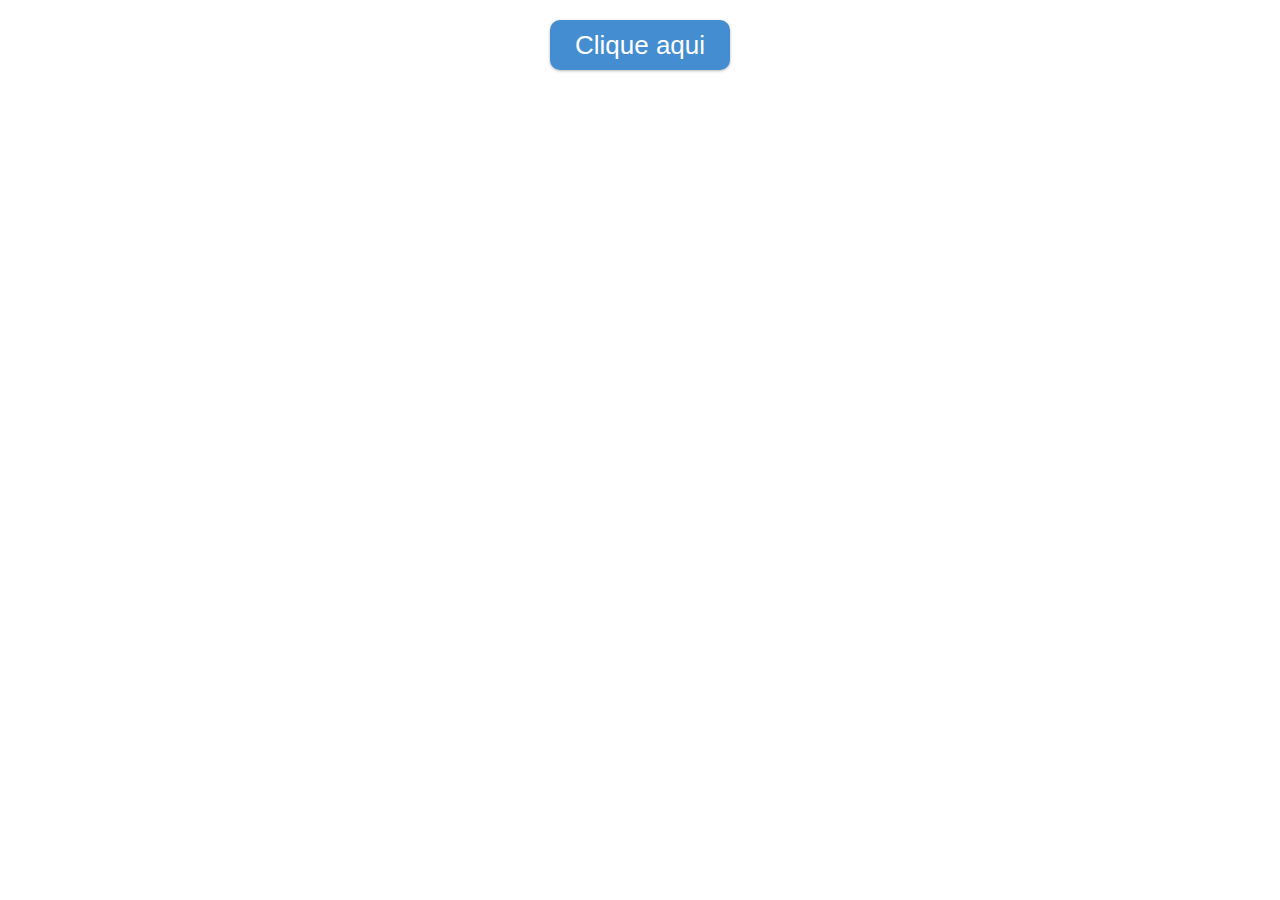
<file: botao/index.html>
<!DOCTYPE html>
<html>
<head>
    <meta charset='utf-8'>
    <meta http-equiv='X-UA-Compatible' content='IE=edge'>
    <title>Botão</title>
    <meta name='viewport' content='width=device-width, initial-scale=1'>
    <link rel='stylesheet' type='text/css' media='screen' href='css/style.css'>
</head>
<body>
    <a href="#" class="botao">Clique aqui</a>
</body>
</html>
</file>
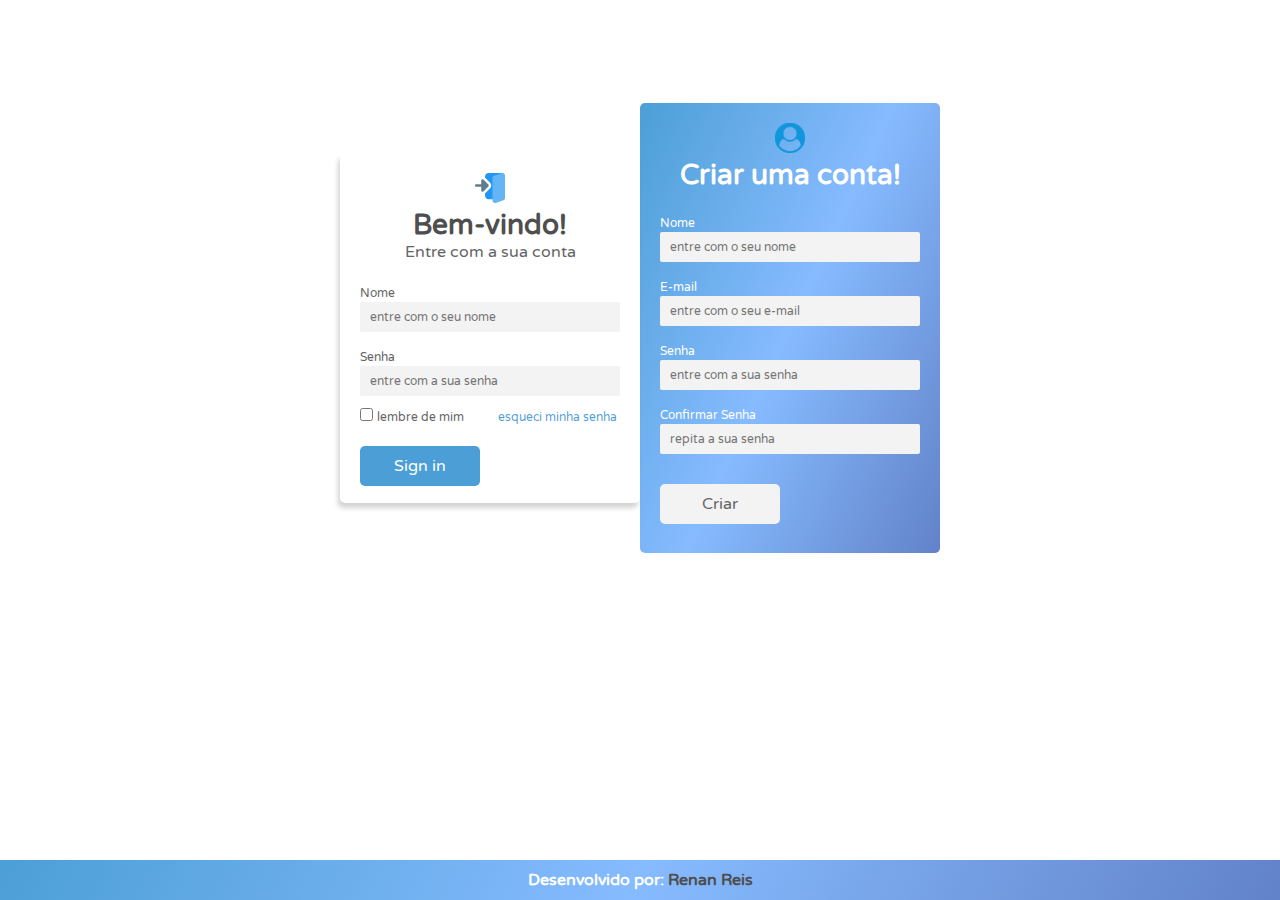
<file: formulario/index.html>
<!DOCTYPE html>
<html>
<head>
    <meta charset="utf-8">
    <meta http-equiv="X-UA-Compatible" content="IE=edge">
    <title>Login</title>
    <meta name="viewport" content="width=device-width, initial-scale=1.0, maximum-scale=1.0">
    <link rel="preconnect" href="https://fonts.gstatic.com">
    <link href="https://fonts.googleapis.com/css2?family=Concert+One&display=swap" rel="stylesheet">
    <link href="https://fonts.googleapis.com/css2?family=Varela+Round&display=swap" rel="stylesheet">
    <link rel="stylesheet" type="text/css" media="screen" href="css/style.css">
</head>
<body>
    
    <div class="container">
        <div class="login">
            <header>
                <div class="sign-in-icon">
                    <img src="images/enter.svg" width="30">
                </div>
                <h2>Bem-vindo!</h2>
                <p>Entre com a sua conta</p>
            </header>
            
            <section>
                <form>
                    <label>Nome</label><br />
                    <input type="text" name="name" required placeholder="entre com o seu nome">
                    <br /><br />

                    <label>Senha</label><br />
                    <input type="password" name="password" required placeholder="entre com a sua senha">
                    <br />

                    <input type="checkbox" name="remenber" id="remenber">
                    <label for="remenber">lembre de mim</label>
                    <a href="#">esqueci minha senha</a>
                    <br /> <br />

                    <input type="submit" name="login" value="Sign in">
                </form>
            </section>
        </div>

        <div class="register">
            <header>
                <div class="person-icon">
                    <img src="images/person.png" width="30">
                </div>
                <h2>Criar uma conta!</h2>
            </header>
            
            <section>
                <form>
                    <label>Nome</label><br />
                    <input type="text" name="name" required placeholder="entre com o seu nome">
                    <br /><br />

                    <label>E-mail</label><br />
                    <input type="email" name="name" required placeholder="entre com o seu e-mail">
                    <br /><br />

                    <label>Senha</label><br />
                    <input type="password" name="password" required placeholder="entre com a sua senha">
                    <br /><br />

                    <label>Confirmar Senha</label><br />
                    <input type="password" name="confirm_password" required placeholder="repita a sua senha">
                    <br /><br />

                    <input type="submit" name="create" value="Criar">
                </form>
            </section>
        </div>
        
        <footer>
            <p>Desenvolvido por: <a href="https://github.com/renanreisdev" target="_blank">Renan Reis</span></p>
        </footer>
        
    </div>
</body>
</html>
</file>
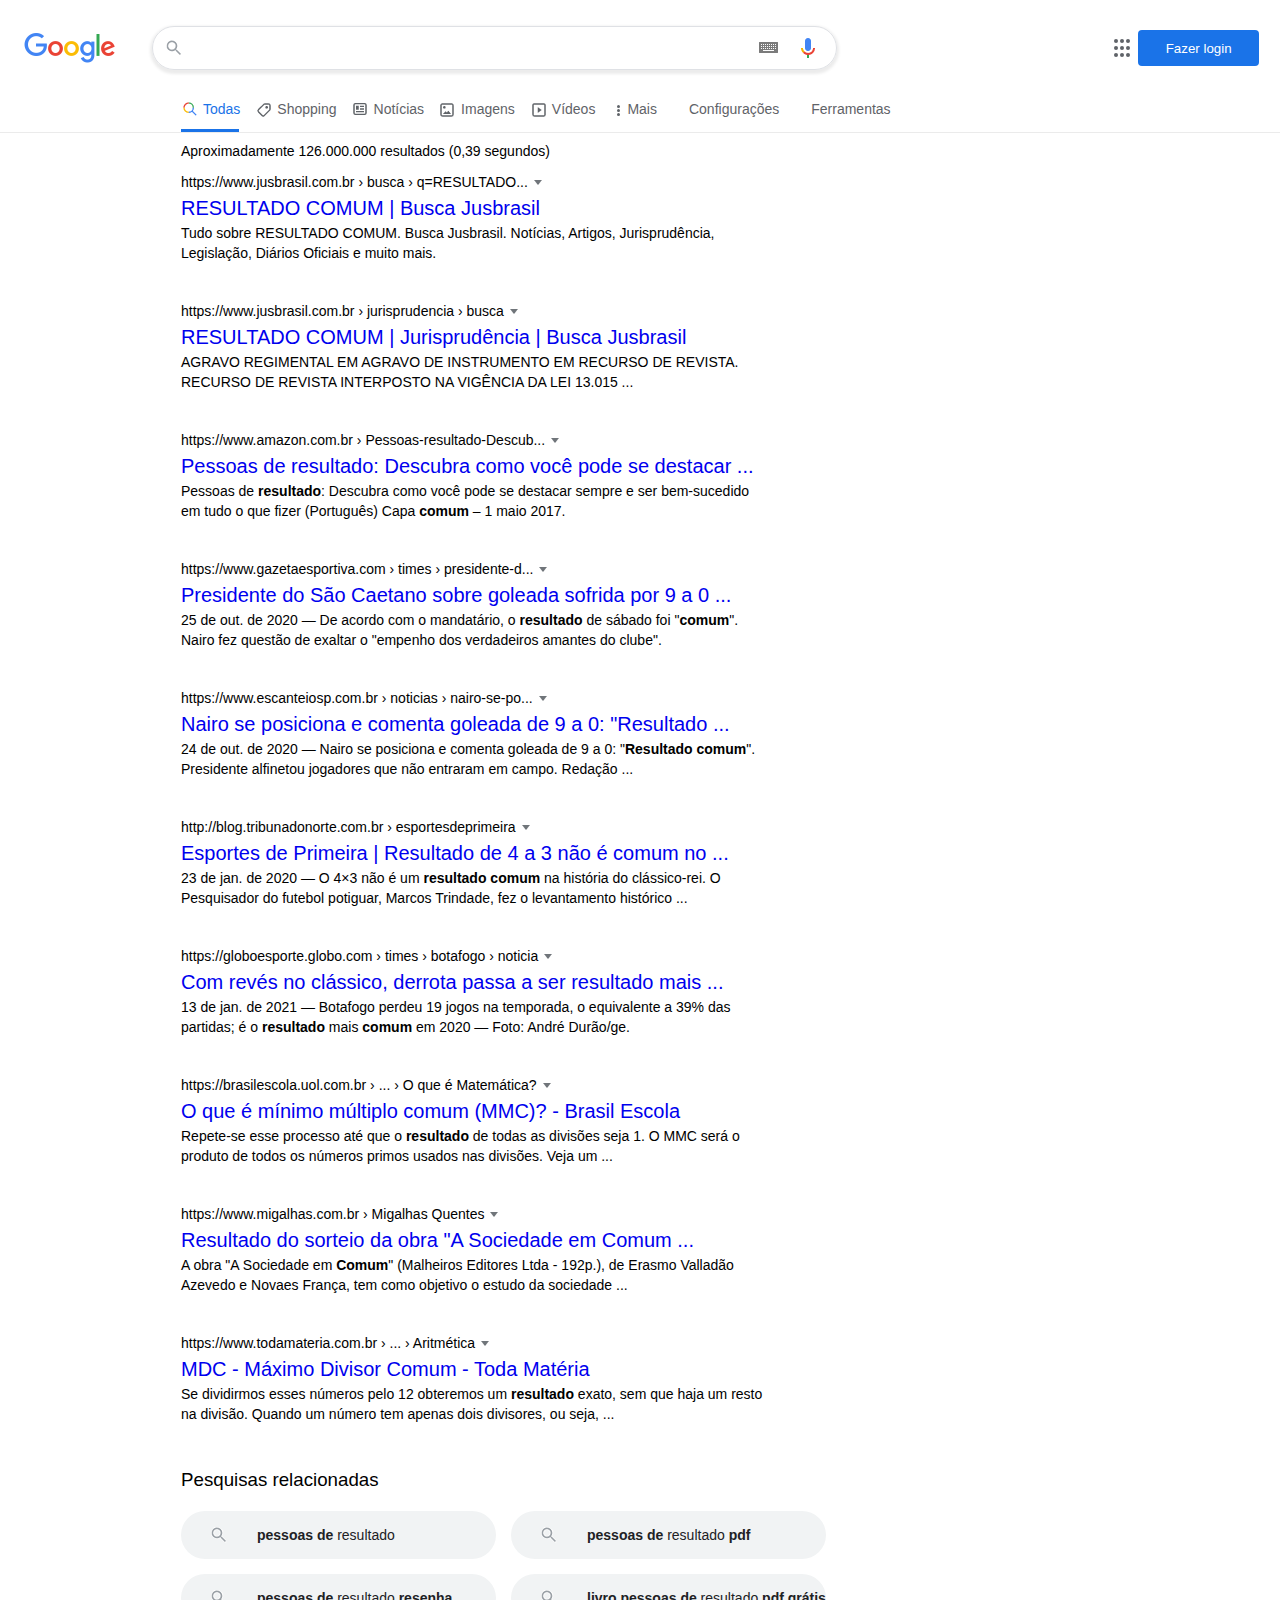
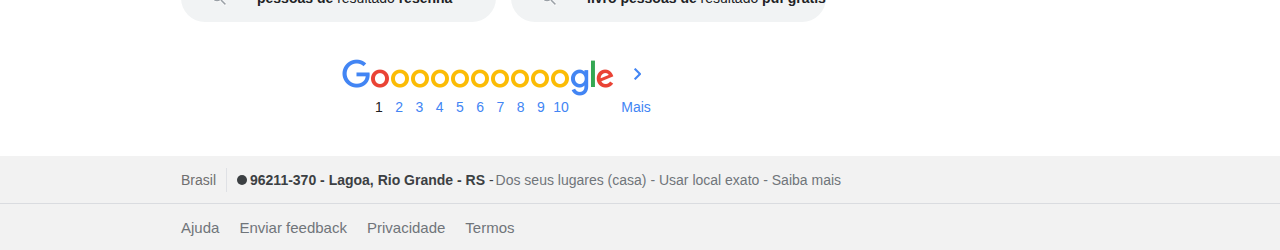
<file: google-results/index.html>
<!DOCTYPE html>
<html>
<head>
    <meta charset="utf-8">
    <meta http-equiv="X-UA-Compatible' content='IE=edge">
    <link rel="shortcut icon" href="images/logo.ico">
    <title>Google</title>
    <meta name="viewport" content="width=device-width, initial-scale=1, maximum-scale=1">
    <link rel="stylesheet" type="text/css" media="screen" href="css/style.css">
</head>

<body>
    <header>

        <section class="section-header">
            <div class="wrapper-section-search">
                <figure class="google"></figure>
        
                <form action="#">
                    <div class="wrapper-search">
                        <figure class="magnifier" onclick="searchFocus()"></figure>
                        <input type="text" name="search" class="search" onkeyup="searchLength()" title="Pesquisar">
                        <div class="cross" title="Limpar" onclick="searchClear()"></div>
                        <div class="vertical-line" title="Limpar" onclick="searchClear()"></div>
                        <button class="keyboard" title="Ferramentas de inserção de texto"></button>
                        <button class="mic" title="Pesquisar por voz"></button>
                    </div>
                    <div class="clear"></div>
                </form>
            </div>

            <div class="wrapper-apps">
                <div class="google-apps">
                    <div class="wrapper-circles">
                        <div class="circle"></div>
                        <div class="circle"></div>
                        <div class="circle"></div>
                        <div class="circle"></div>
                        <div class="circle"></div>
                        <div class="circle"></div>
                        <div class="circle"></div>
                        <div class="circle"></div>
                        <div class="circle"></div>
                    </div>
                </div>

                <button class="bt-login">Fazer login</button>
            </div>
        </section>

        <nav>
            <ul>
                <li>
                    <a href="#" class="active"><div class="mini-magnifier"></div>Todas</a>
                </li>
                <li>
                    <a href="#"><div class="mini-shopping"></div>Shopping</a>
                </li>
                <li>
                    <a href="#"><div class="mini-news"></div>Notícias</a>
                </li>
                <li>
                    <a href="#"><div class="mini-images"></div>Imagens</a>
                </li>
                <li>
                    <a href="#"><div class="mini-videos"></div>Vídeos</a>
                </li>
                <li>
                    <a href="#">
                        <div class="circle-more">
                            <div class="mini-circle"></div>
                            <div class="mini-circle"></div>
                            <div class="mini-circle"></div>
                        </div>
                        Mais
                    </a>
                </li>
                <li>
                    <a href="#"><div class=""></div>Configurações</a>
                </li>
                <li>
                    <a href="#"><div class=""></div>Ferramentas</a>
                </li>
            </ul>
        </nav>

    </header>

    <section class="results">
        <span>Aproximadamente 126.000.000 resultados (0,39 segundos)</span>

        <div class="wrapper-results">
            <p class="mini-arrow-bottom">
                https://www.jusbrasil.com.br › busca › q=RESULTADO...
            </p>
            <h2><a href="#">RESULTADO COMUM | Busca Jusbrasil</a></h2>
            <p>
                Tudo sobre RESULTADO COMUM. Busca Jusbrasil. Notícias, Artigos, Jurisprudência, 
                Legislação, Diários Oficiais e muito mais.
            </p>
        </div>

        <div class="wrapper-results">
            <p class="mini-arrow-bottom">
                https://www.jusbrasil.com.br › jurisprudencia › busca
            </p>
            <h2><a href="#">RESULTADO COMUM | Jurisprudência | Busca Jusbrasil</a></h2>
            <p>
                AGRAVO REGIMENTAL EM AGRAVO DE INSTRUMENTO EM RECURSO DE REVISTA. 
                RECURSO DE REVISTA INTERPOSTO NA VIGÊNCIA DA LEI 13.015 ...
            </p>
        </div>

        <div class="wrapper-results">
            <p class="mini-arrow-bottom">
                https://www.amazon.com.br › Pessoas-resultado-Descub...
            </p>
            <h2><a href="#">Pessoas de resultado: Descubra como você pode se destacar ...</a></h2>
            <p>
                Pessoas de <b>resultado</b>: Descubra como você pode se destacar sempre e ser bem-sucedido 
                em tudo o que fizer (Português) Capa <b>comum</b> – 1 maio 2017.
            </p>
        </div>

        <div class="wrapper-results">
            <p class="mini-arrow-bottom">
                https://www.gazetaesportiva.com › times › presidente-d...
            </p>
            <h2><a href="#">Presidente do São Caetano sobre goleada sofrida por 9 a 0 ...</a></h2>
            <p>
                25 de out. de 2020 — De acordo com o mandatário, o <b>resultado</b> de sábado foi "<b>comum</b>". 
                Nairo fez questão de exaltar o "empenho dos verdadeiros amantes do clube".
            </p>
        </div>

        <div class="wrapper-results">
            <p class="mini-arrow-bottom">
                https://www.escanteiosp.com.br › noticias › nairo-se-po...
            </p>
            <h2><a href="#">Nairo se posiciona e comenta goleada de 9 a 0: "Resultado ...</a></h2>
            <p>
                24 de out. de 2020 — Nairo se posiciona e comenta goleada de 9 a 0: "<b>Resultado comum</b>".
                Presidente alfinetou jogadores que não entraram em campo. Redação ...
            </p>
        </div>

        <div class="wrapper-results">
            <p class="mini-arrow-bottom">
                http://blog.tribunadonorte.com.br › esportesdeprimeira
            </p>
            <h2><a href="#">Esportes de Primeira | Resultado de 4 a 3 não é comum no ...</a></h2>
            <p>
                23 de jan. de 2020 — O 4×3 não é um <b>resultado comum</b> na história do clássico-rei. O
                Pesquisador do futebol potiguar, Marcos Trindade, fez o levantamento histórico ...
            </p>
        </div>

        <div class="wrapper-results">
            <p class="mini-arrow-bottom">
                https://globoesporte.globo.com › times › botafogo › noticia
            </p>
            <h2><a href="#">Com revés no clássico, derrota passa a ser resultado mais ...</a></h2>
            <p>
                13 de jan. de 2021 — Botafogo perdeu 19 jogos na temporada, o equivalente a 39% das
                partidas; é o <b>resultado</b> mais <b>comum</b> em 2020 — Foto: André Durão/ge.
            </p>
        </div>

        <div class="wrapper-results">
            <p class="mini-arrow-bottom">
                https://brasilescola.uol.com.br › ... › O que é Matemática?
            </p>
            <h2><a href="#">O que é mínimo múltiplo comum (MMC)? - Brasil Escola</a></h2>
            <p>
                Repete-se esse processo até que o <b>resultado</b> de todas as divisões seja 1. O MMC será o
                produto de todos os números primos usados nas divisões. Veja um ...
            </p>
        </div>

        <div class="wrapper-results">
            <p class="mini-arrow-bottom">
                https://www.migalhas.com.br › Migalhas Quentes
            </p>
            <h2><a href="#">Resultado do sorteio da obra "A Sociedade em Comum ...</a></h2>
            <p>
                A obra "A Sociedade em <b>Comum</b>" (Malheiros Editores Ltda - 192p.), de Erasmo Valladão
                Azevedo e Novaes França, tem como objetivo o estudo da sociedade ...
            </p>
        </div>

        <div class="wrapper-results">
            <p class="mini-arrow-bottom">                
                https://www.todamateria.com.br › ... › Aritmética
            </p>
            <h2><a href="#">MDC - Máximo Divisor Comum - Toda Matéria</a></h2>
            <p>
                Se dividirmos esses números pelo 12 obteremos um <b>resultado</b> exato, sem que haja um resto
                na divisão. Quando um número tem apenas dois divisores, ou seja, ...
            </p>
        </div>

        <h3>Pesquisas relacionadas</h3>

        <div class="related-searches">
            <div class="wrapper-related-searches">
                <div class="button-related-searches">
                    <figure></figure>
                    <a href="#"><b>pessoas de</b> resultado</a>
                </div>

                <div class="button-related-searches">
                    <figure></figure>
                    <a href="#"><b>pessoas de</b> resultado <b>resenha</b></a>
                </div>
            </div>

            <div class="wrapper-related-searches">
                <div class="button-related-searches">
                    <figure></figure>
                    <a href="#"><b>pessoas de</b> resultado <b>pdf</b></a>
                </div>

                <div class="button-related-searches">
                    <figure></figure>
                    <a href="#"><b>livro pessoas de</b> resultado <b>pdf grátis</b></a>
                </div>
            </div>
        </div>

        <div class="results-pages">
            <figure></figure>
            <a href="#">1</a>
            <a href="#">2</a>
            <a href="#">3</a>
            <a href="#">4</a>
            <a href="#">5</a>
            <a href="#">6</a>
            <a href="#">7</a>
            <a href="#">8</a>
            <a href="#">9</a>
            <a href="#">10</a>
            <a href="#">Mais</a>
        </div>

    </section>

    <footer>
        <div class="footer-top">
            <p>Brasil</p>
            <div class="vertical-line"></div>
            <div class="circle-footer"></div>
            <p class="footer-text-black"><b>96211-370 - Lagoa, Rio Grande - RS </b>-</p>
            <a href="#">Dos seus lugares (casa) - Usar local exato - Saiba mais</a>
        </div>

        <div class="line"></div>

        <div class="footer-bottom">
            <a href="#">Ajuda</a>
            <a href="#">Enviar feedback</a>
            <a href="#">Privacidade</a>
            <a href="#">Termos</a>
        </div>
    </footer>

    <script type="text/javascript" src="js/function.js"></script>
</body>
</html>
</file>
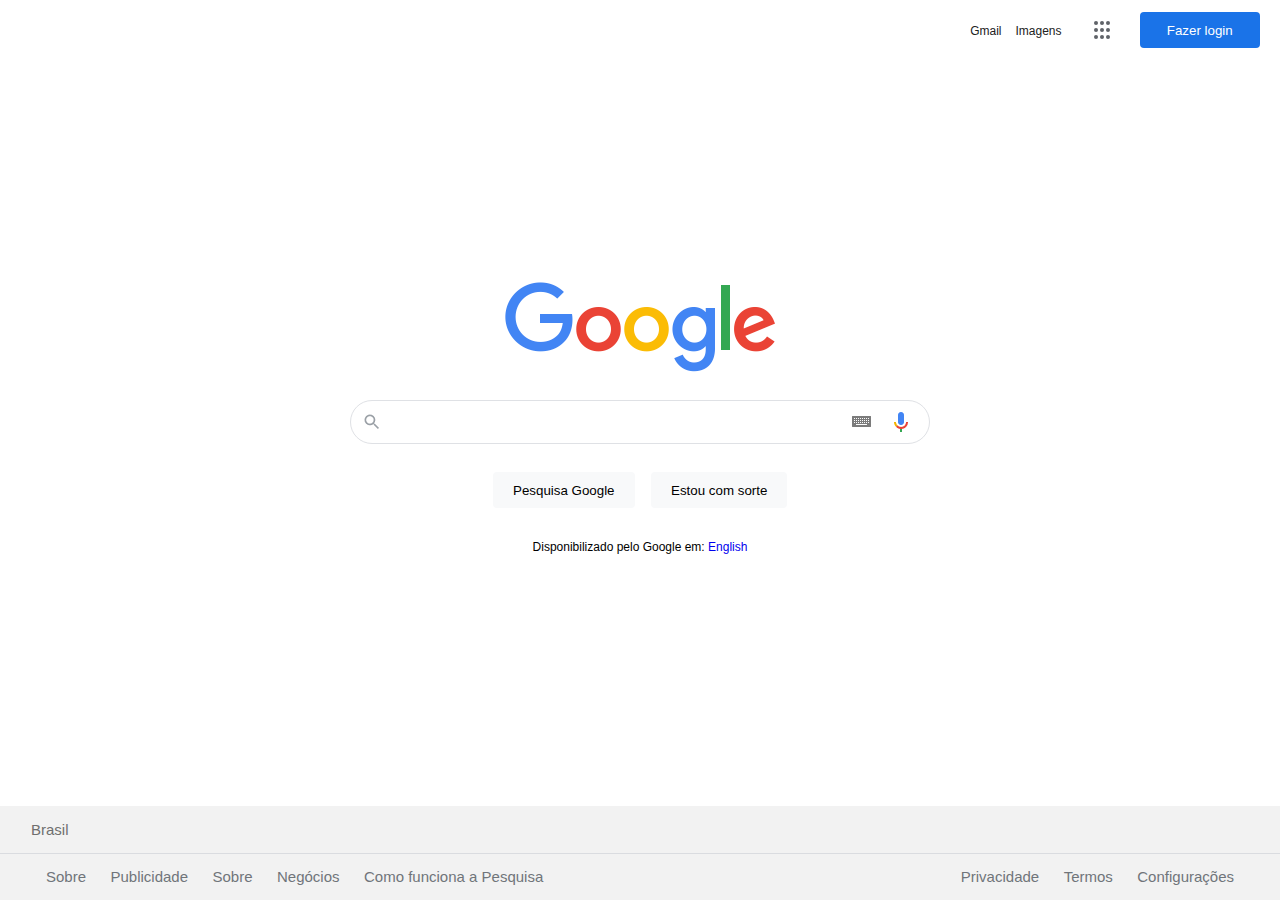
<file: google/index.html>
<!DOCTYPE html>
<html>
<head>
    <meta charset="utf-8">
    <meta http-equiv="X-UA-Compatible' content='IE=edge">
    <link rel="shortcut icon" href="images/logo.ico">
    <title>Google</title>
    <meta name="viewport" content="width=device-width, initial-scale=1, maximum-scale=1">
    <link rel="stylesheet" type="text/css" media="screen" href="css/style.css">
</head>
<body onload="searchFocus()">
    <header>
        <nav>
            <ul>
                <li>
                    <a href="#">Gmail</a>
                </li>
                <li>
                    <a href="#">Imagens</a>
                </li>
                <li>
                    <div class="google-apps">
                        <div class="wrapper-circles">
                            <div class="circle"></div>
                            <div class="circle"></div>
                            <div class="circle"></div>
                            <div class="circle"></div>
                            <div class="circle"></div>
                            <div class="circle"></div>
                            <div class="circle"></div>
                            <div class="circle"></div>
                            <div class="circle"></div>
                        </div>
                    </div>
                    <li>
                        <button>Fazer login</button>
                    </li>
                </li>
            </ul>
        </nav>
    </header>

    <section>
        <figure class="google"></figure>

        <form action="#">
            <div class="wrapper-search">
                <figure class="magnifier" onclick="searchFocus()"></figure>
                <input type="text" name="search" class="search" onkeyup="searchLength()" title="Pesquisar">
                <div class="cross" title="Limpar" onclick="searchClear()"></div>
                <div class="vertical-line" title="Limpar" onclick="searchClear()"></div>
                <button class="keyboard" title="Ferramentas de inserção de texto"></button>
                <button class="mic" title="Pesquisar por voz"></button>
            </div>
            <div class="clear"></div>
        </form>

        <div class="wrapper-buttons">
            <button class="search-google">Pesquisa Google</button>
            <button class="luck">Estou com sorte</button>
        </div>

        <p>Disponibilizado pelo Google em: <a href="#">English</a></p>
    </section>

    <footer>
        <div class="footer-top">
            <p>Brasil</p>
        </div>

        <div class="line"></div>

        <div class="footer-bottom">
            <div class="block-one">
                <a href="#">Sobre</a>
                <a href="#">Publicidade</a>
                <a href="#">Sobre</a>
                <a href="#">Negócios</a>
                <a href="#">Como funciona a Pesquisa</a>
            </div>

            <div class="block-two">
                <a href="#">Privacidade</a>
                <a href="#">Termos</a>
                <a href="#">Configurações</a>
            </div>
        </div>
    </footer>

    <script type="text/javascript" src="js/function.js"></script>
</body>
</html>
</file>
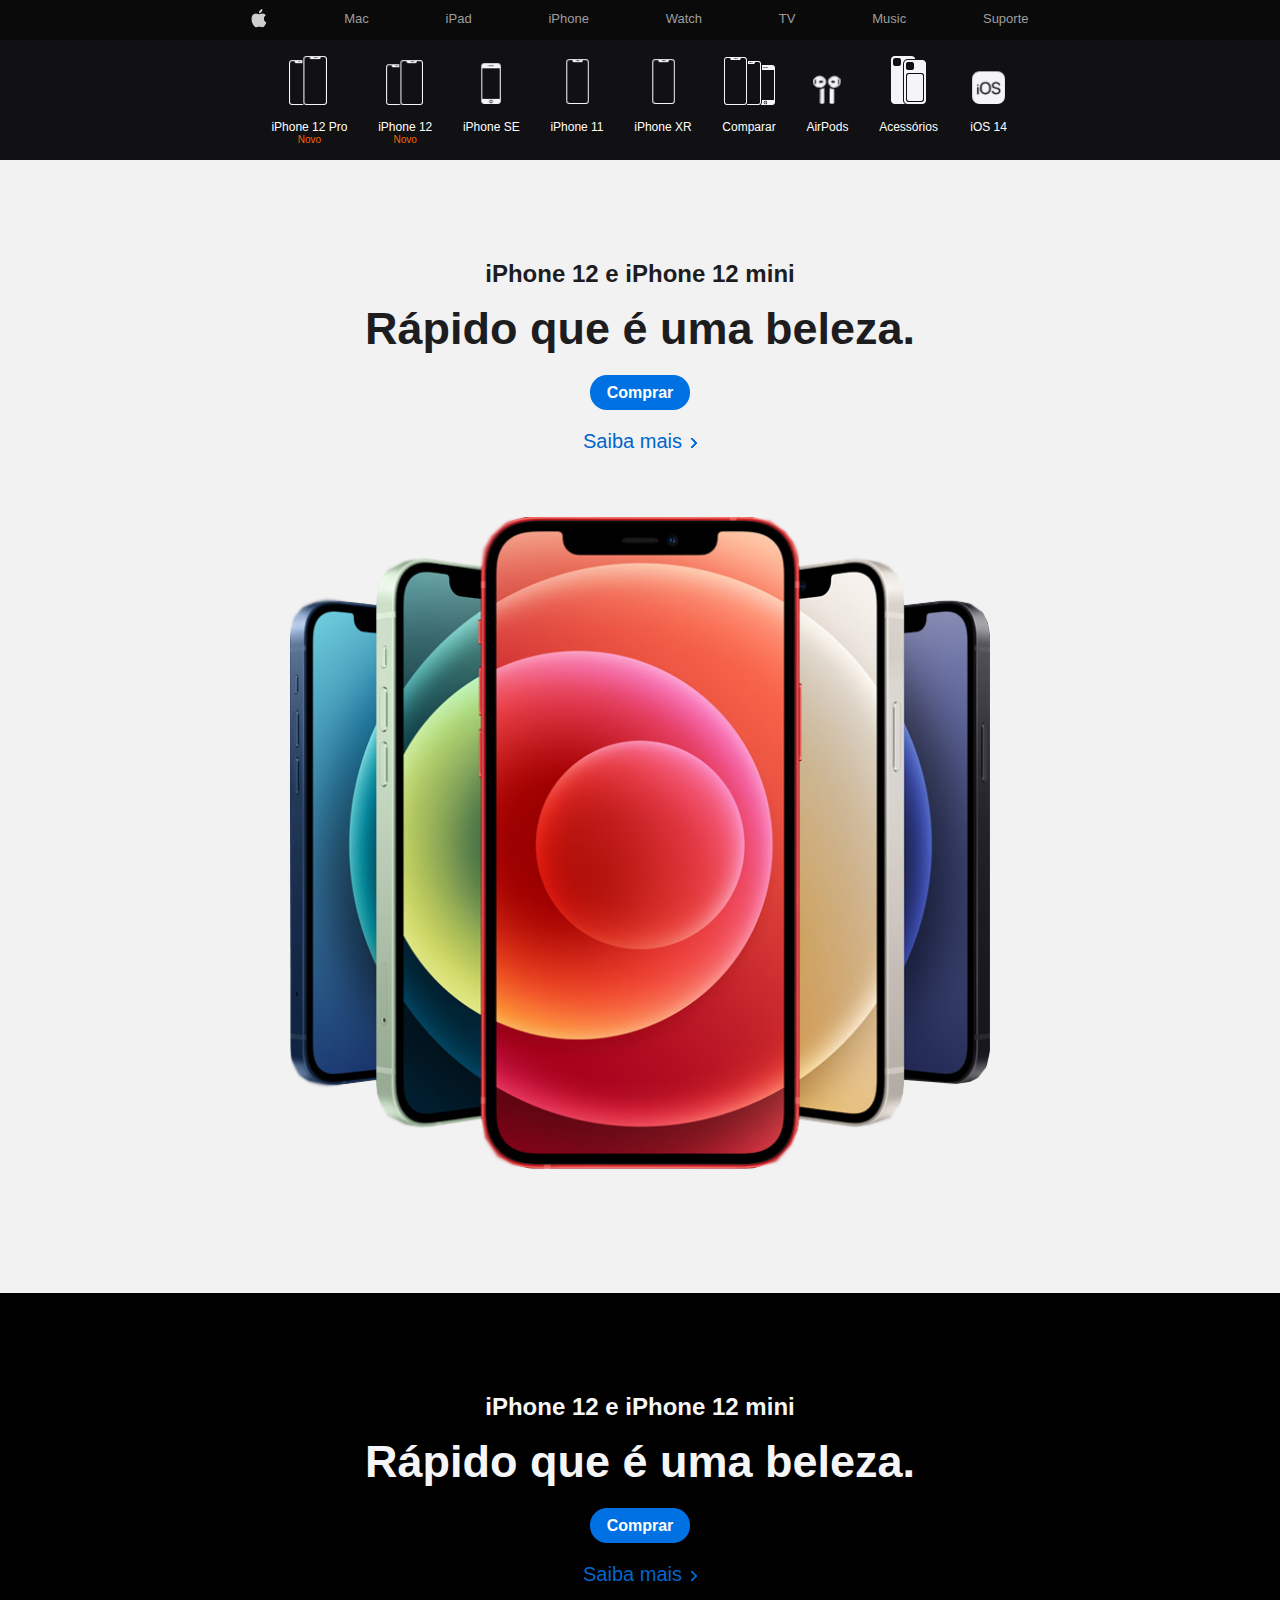
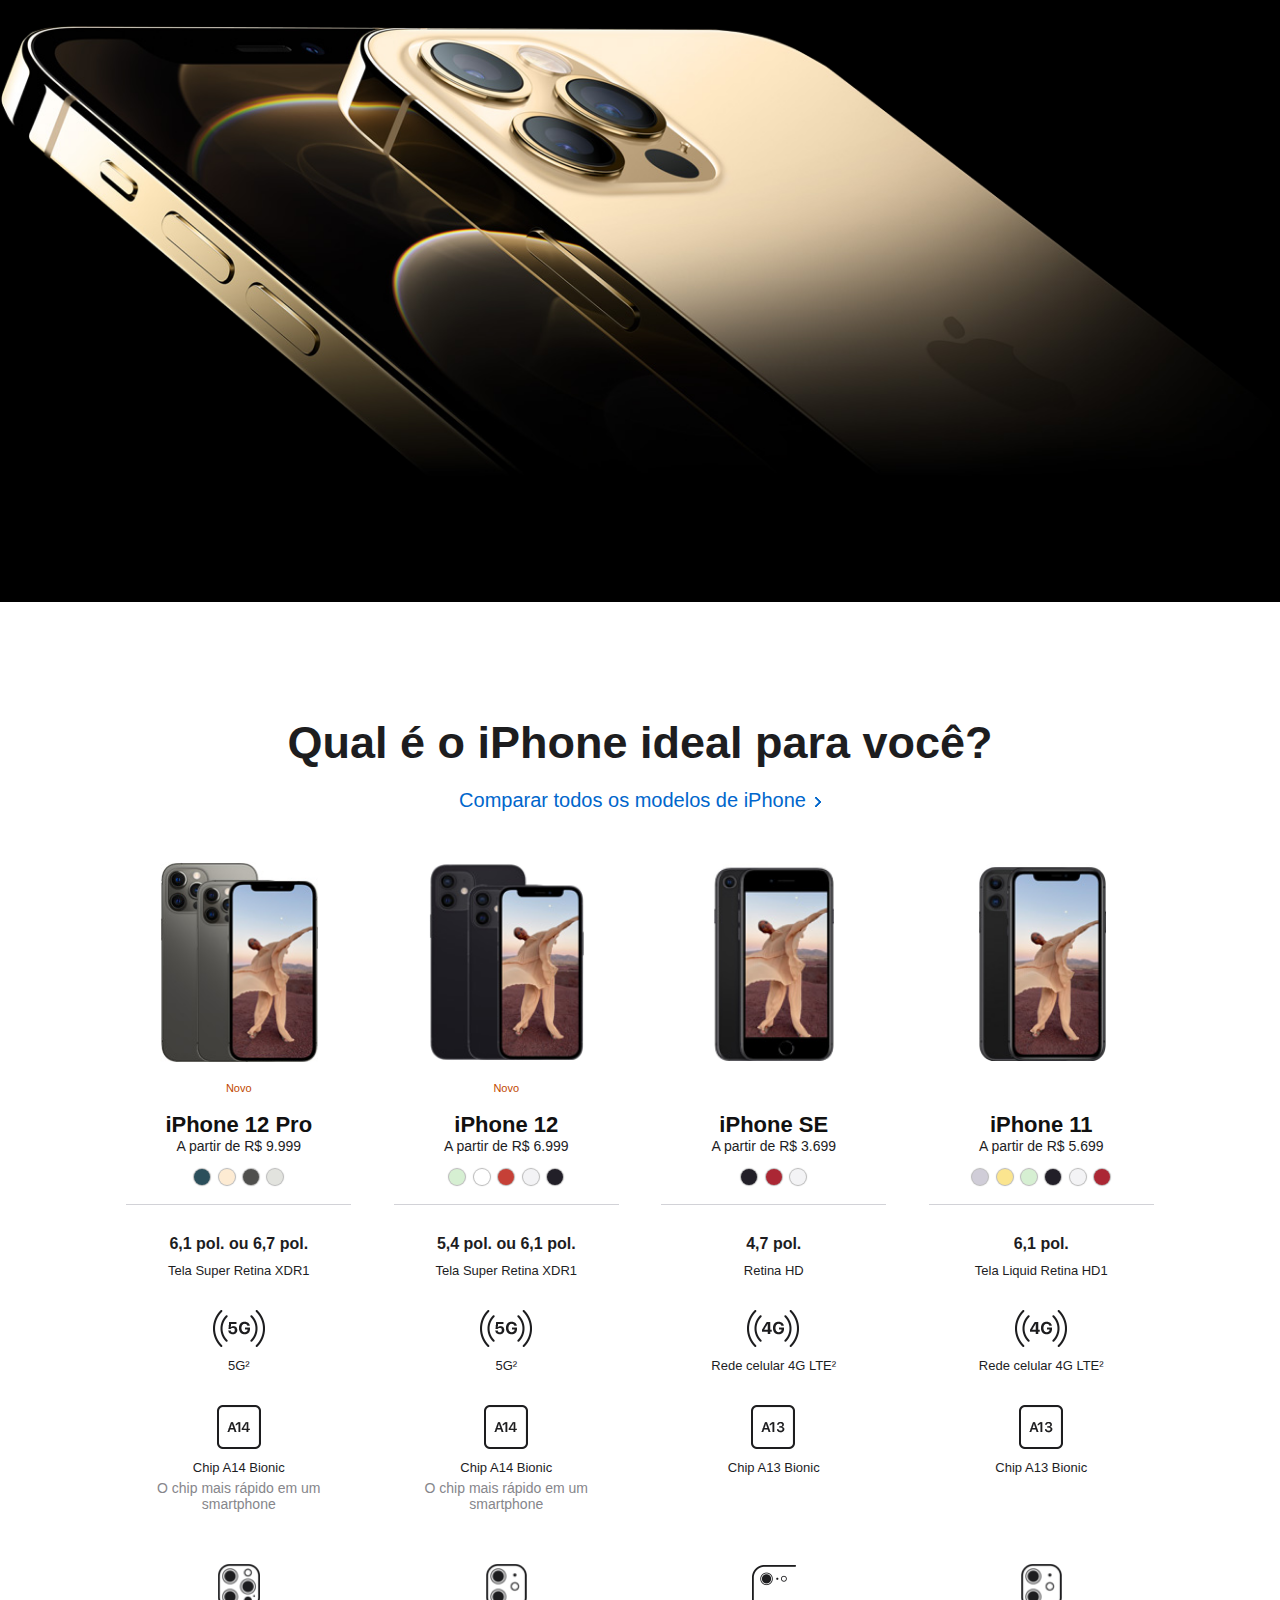
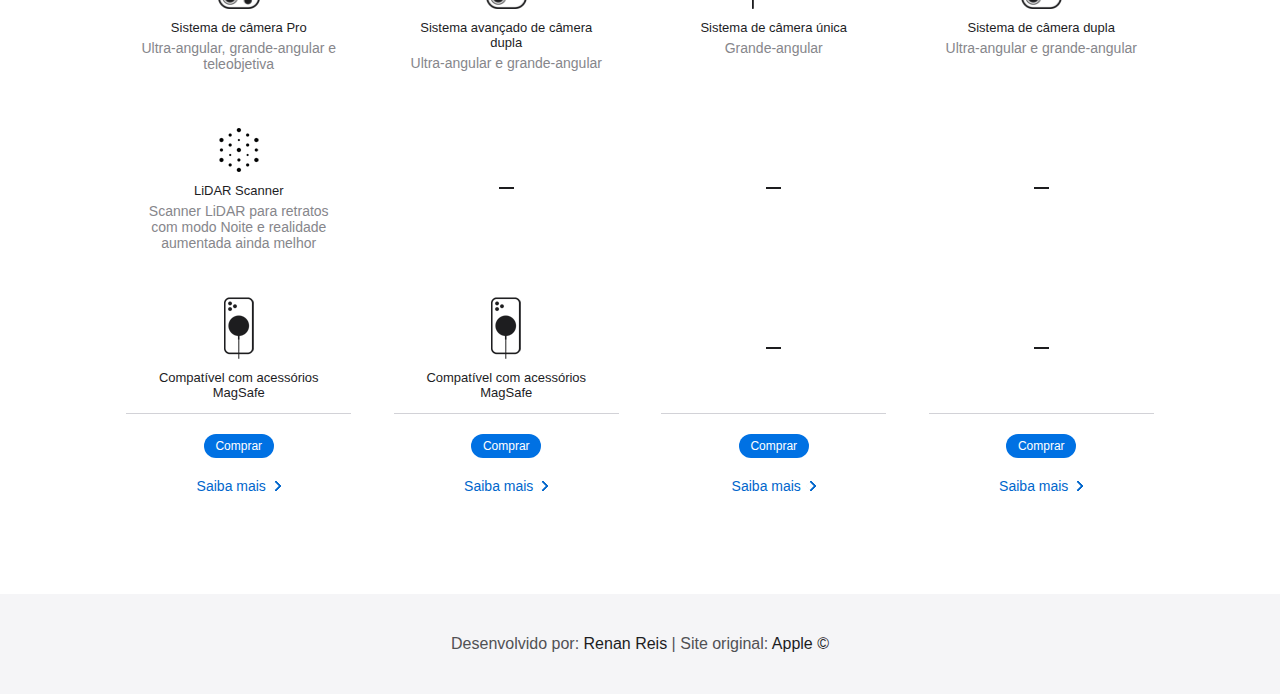
<file: landing page/index.html>
<!DOCTYPE html>
<html>

<head>
    <meta charset="utf-8">
    <meta http-equiv="X-UA-Compatible" content="IE=edge">
    <link rel="shortcut icon" href="images/logo.ico">
    <title>Landing Page Iphone</title>
    <meta name="viewport" content="width=device-width, initial-scale=1.0, maximum-scale=1.0">
    <link rel="stylesheet" type="text/css" media="screen" href="css/style.css">
</head>

<body>

    <header class="menu">
        <div class="main-menu-mobile">
            <div class="menu-mobile-line"></div>
            <div class="menu-mobile-line"></div>
            <div class="menu-mobile-line"></div>
        </div>

        <figure class="logo-mobile"></figure>

        <nav class="main-menu">
            <ul>
                <li>
                    <img src="images/logo.png" width="16">
                </li>
                <li>
                    <a href="#">Mac</a>
                </li>
                <li>
                    <a href="#">iPad</a>
                </li>
                <li>
                    <a href="#">iPhone</a>
                </li>
                <li>
                    <a href="#">Watch</a>
                </li>
                <li>
                    <a href="#">TV</a>
                </li>
                <li>
                    <a href="#">Music</a>
                </li>
                <li>
                    <a href="#">Suporte</a>
                </li>
            </ul>
        </nav>

        <nav class="products-menu">
            <ul>
                <li>
                    <a href="#">
                        <figure class="img-iphone12pro"></figure>
                        <span class="product-text">iPhone 12 Pro</span>
                        <span class="product-highlight">Novo</span>
                    </a>
                </li>
                <li>
                    <a href="#">
                        <figure class="img-iphone12"></figure>
                        <span class="product-text">iPhone 12</span>
                        <span class="product-highlight">Novo</span>
                    </a>
                </li>
                <li>
                    <a href="#">
                        <figure class="img-iphonese"></figure>
                        <span class="product-text">iPhone SE</span>
                    </a>
                </li>
                <li>
                    <a href="#">
                        <figure class="img-iphone11"></figure>
                        <span class="product-text">iPhone 11</span>
                    </a>
                </li>
                <li>
                    <a href="#">
                        <figure class="img-iphonexr"></figure>
                        <span class="product-text">iPhone XR</span>
                    </a>
                </li>
                <li>
                    <a href="#">
                        <figure class="img-compare"></figure>
                        <span class="product-text">Comparar</span>
                    </a>
                </li>
                <li>
                    <a href="#">
                        <figure class="img-airpods"></figure>
                        <span class="product-text">AirPods</span>
                    </a>
                </li>
                <li>
                    <a href="#">
                        <figure class="img-accessories"></figure>
                        <span class="product-text">Acessórios</span>
                    </a>
                </li>
                <li>
                    <a href="#">
                        <figure class="img-ios14"></figure>
                        <span class="product-text">iOS 14</span>
                    </a>
                </li>
            </ul>
        </nav>
    </header>

    <section class="buy-products">
        <h3>iPhone 12 e iPhone 12 mini</h3>
        <h2>Rápido que é uma beleza.</h2>
        <button>Comprar</button>
        <a href="#" class="arrow">Saiba mais</a>
        <div class="wrapper-img">
            <figure class="img-iphone12_12mini"></figure>
        </div>
    </section>

    <section class="buy-products background-black">
        <h3 class="text-white">iPhone 12 e iPhone 12 mini</h3>
        <h2 class="text-white">Rápido que é uma beleza.</h2>
        <button>Comprar</button>
        <a href="#" class="arrow">Saiba mais</a>
        <div class="wrapper-img-large">
            <figure class="img-iphone12pro_12promax"></figure>
        </div>
    </section>

    <section class="buy-products background-white">
        <div class="container">
            <h2>Qual é o iPhone ideal para você?</h2>
            <a href="#" class="arrow">Comparar todos os modelos de iPhone</a>

            <div class="box-buy-products">

                <div class="box-product-details">
                    <div class="wrapper-img-small new">
                        <figure class="img-iphone12pro"></figure>
                    </div>
                    <h3>iPhone 12 Pro</h3>
                    <p>A partir de R$ 9.999</p>

                    <div class="colors-circles">
                        <div class="circle dark-gray-circle"></div>
                        <div class="circle beige-circle"></div>
                        <div class="circle brown-circle"></div>
                        <div class="circle light-gray-circle"></div>
                    </div>

                    <div class="line"></div>

                    <div class="product-informations">
                        <h4>6,1 pol. ou 6,7 pol.</h4>
                        <p>Tela Super Retina XDR1</p>
                    </div>
                    
                    <div class="product-informations">
                        <figure class="img_5g"></figure>
                        <p>5G²</p>
                    </div>

                    <div class="product-informations fixed-height-150">
                        <figure class="img_a14"></figure>
                        <p>Chip A14 Bionic</p>
                        <span>O chip mais rápido em um smartphone</span>
                    </div>

                    <div class="product-informations fixed-height-150">
                        <figure class="img_cameraPro"></figure>
                        <p>Sistema de câmera Pro</p>
                        <span>Ultra-angular, grande-angular e teleobjetiva</span>
                    </div>

                    <div class="product-informations fixed-height-150 justify-content-center">
                        <figure class="img_scanner"></figure>
                        <p>LiDAR Scanner</p>
                        <span>Scanner LiDAR para retratos com modo Noite e realidade aumentada ainda melhor</span>
                    </div>

                    <div class="product-informations fixed-height-150 justify-content-center">
                        <figure class="img_magSafe"></figure>
                        <p>Compatível com acessórios MagSafe</p>
                    </div>

                    <div class="line"></div>
                    
                    <button>Comprar</button>
                    <a href="#" class="arrow">Saiba mais</a>
                </div>

                <div class="box-product-details">
                    <div class="wrapper-img-small new">
                        <figure class="img-iphone12"></figure>
                    </div>
                    <h3>iPhone 12</h3>
                    <p>A partir de R$ 6.999</p>

                    <div class="colors-circles">
                        <div class="circle light-green-circle"></div>
                        <div class="circle dark-blue-circle"></div>
                        <div class="circle red-circle"></div>
                        <div class="circle white-circle"></div>
                        <div class="circle dark-brown-circle"></div>
                    </div>

                    <div class="line"></div>

                    <div class="product-informations">
                        <h4>5,4 pol. ou 6,1 pol.</h4>
                        <p>Tela Super Retina XDR1</p>
                    </div>
                    
                    <div class="product-informations">
                        <figure class="img_5g"></figure>
                        <p>5G²</p>
                    </div>

                    <div class="product-informations fixed-height-150">
                        <figure class="img_a14"></figure>
                        <p>Chip A14 Bionic</p>
                        <span>O chip mais rápido em um smartphone</span>
                    </div>

                    <div class="product-informations fixed-height-150">
                        <figure class="img_cameraDupla"></figure>
                        <p>Sistema avançado de câmera dupla</p>
                        <span>Ultra-angular e grande-angular</span>
                    </div>

                    <div class="product-informations fixed-height-150 justify-content-center">
                        <div class="informations-none"></div>
                    </div>

                    <div class="product-informations fixed-height-150 justify-content-center">
                        <figure class="img_magSafe"></figure>
                        <p>Compatível com acessórios MagSafe</p>
                    </div>

                    <div class="line"></div>
                    
                    <button>Comprar</button>
                    <a href="#" class="arrow">Saiba mais</a>
                </div>

                <div class="box-product-details">
                    <div class="wrapper-img-small">
                        <figure class="img-iphonese"></figure>
                    </div>
                    <h3>iPhone SE</h3>
                    <p>A partir de R$ 3.699</p>

                    <div class="colors-circles">
                        <div class="circle dark-brown-circle"></div>
                        <div class="circle dark-red-circle"></div>
                        <div class="circle white-circle"></div>
                    </div>

                    <div class="line"></div>

                    <div class="product-informations">
                        <h4>4,7 pol.</h4>
                        <p>Retina HD</p>
                    </div>
                    
                    <div class="product-informations">
                        <figure class="img_4g"></figure>
                        <p>Rede celular 4G LTE²</p>
                    </div>

                    <div class="product-informations fixed-height-150">
                        <figure class="img_a13"></figure>
                        <p>Chip A13 Bionic</p>
                    </div>

                    <div class="product-informations fixed-height-150">
                        <figure class="img_cameraUnica"></figure>
                        <p>Sistema de câmera única</p>
                        <span>Grande-angular</span>
                    </div>

                    <div class="product-informations fixed-height-150 justify-content-center">
                        <div class="informations-none"></div>
                    </div>

                    <div class="product-informations fixed-height-150 justify-content-center">
                        <div class="informations-none"></div>
                    </div>

                    <div class="line"></div>
                    
                    <button>Comprar</button>
                    <a href="#" class="arrow">Saiba mais</a>
                </div>

                <div class="box-product-details">
                    <div class="wrapper-img-small">
                        <figure class="img-iphone11"></figure>
                    </div>
                    <h3>iPhone 11</h3>
                    <p>A partir de R$ 5.699</p>

                    <div class="colors-circles">
                        <div class="circle medium-gray-circle"></div>
                        <div class="circle yellow-circle"></div>
                        <div class="circle light-green-circle"></div>
                        <div class="circle dark-brown-circle"></div>
                        <div class="circle white-circle"></div>
                        <div class="circle dark-red-circle"></div>
                    </div>

                    <div class="line"></div>

                    <div class="product-informations">
                        <h4>6,1 pol.</h4>
                        <p>Tela Liquid Retina HD1</p>
                    </div>
                    
                    <div class="product-informations">
                        <figure class="img_4g"></figure>
                        <p>Rede celular 4G LTE²</p>
                    </div>

                    <div class="product-informations fixed-height-150">
                        <figure class="img_a13"></figure>
                        <p>Chip A13 Bionic</p>
                    </div>

                    <div class="product-informations fixed-height-150 ">
                        <figure class="img_cameraDupla"></figure>
                        <p>Sistema de câmera dupla</p>
                        <span>Ultra-angular e grande-angular</span>
                    </div>

                    <div class="product-informations fixed-height-150 justify-content-center">
                        <div class="informations-none"></div>
                    </div>

                    <div class="product-informations fixed-height-150 justify-content-center">
                        <div class="informations-none"></div>
                    </div>

                    <div class="line"></div>
                    
                    <button>Comprar</button>
                    <a href="#" class="arrow">Saiba mais</a>
                </div>

            </div>
        </div>
    </section>

    <footer>
        <p>Desenvolvido por: <a href="https://github.com/renanreisdev" target="_blank">Renan Reis</a> | Site original: <a href="https://www.apple.com/br/iphone/" target="_blank">Apple ©</a></p>
    </footer>

    <script type="text/javascript" src="js/function.js"></script>
</body>
</html>
</file>
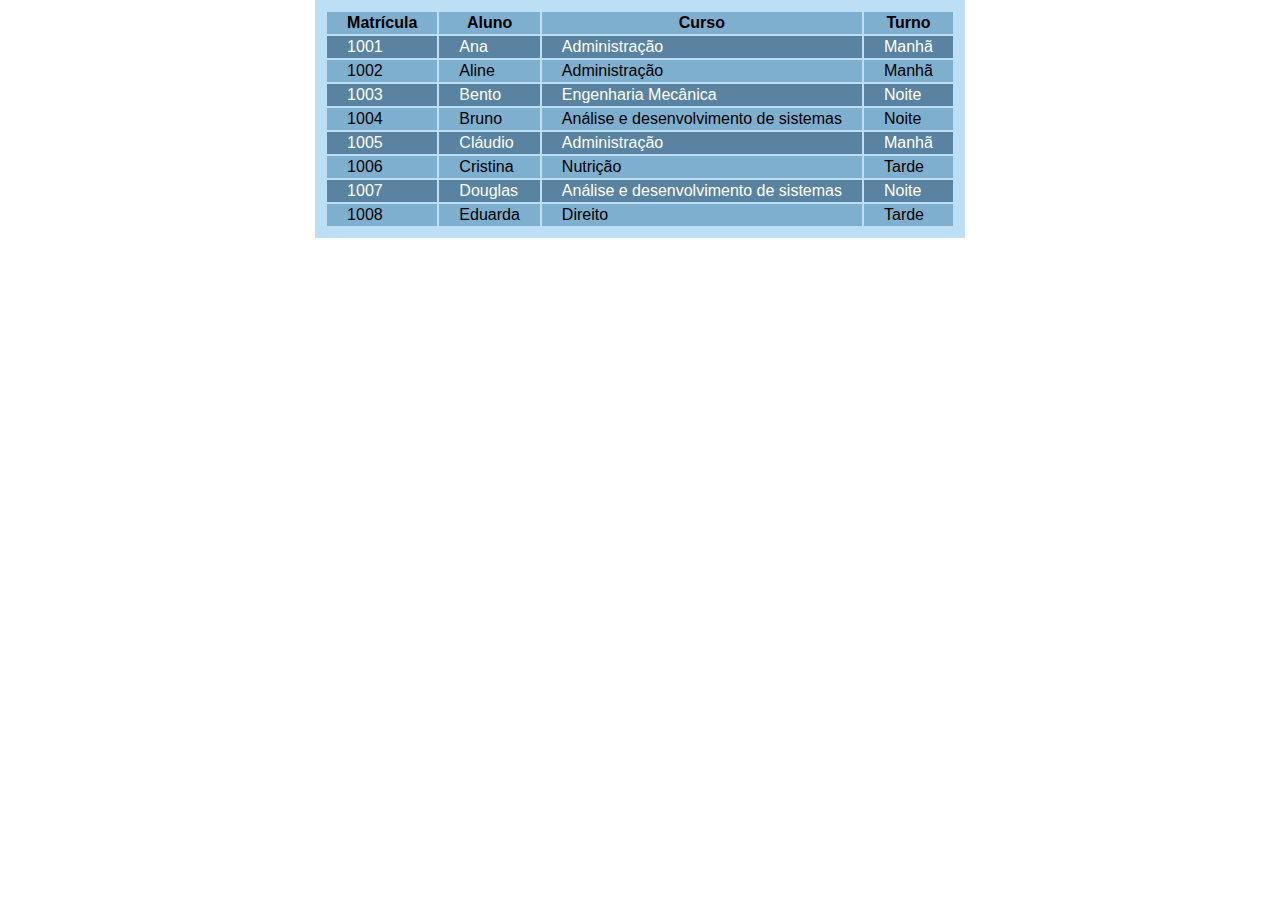
<file: tabela-zebra/index.html>
<!DOCTYPE html>
<html>
<head>
    <meta charset='utf-8'>
    <meta http-equiv='X-UA-Compatible' content='IE=edge'>
    <title>Tabela Zebra</title>
    <meta name='viewport' content='width=device-width, initial-scale=1'>
    <link rel='stylesheet' type='text/css' media='screen' href='css/style.css'>
</head>
<body>
    <table>
        <tr>
            <th>Matrícula</th>
            <th>Aluno</th>
            <th>Curso</th>
            <th>Turno</th>
        </tr>
        <tr>
            <td>1001</td>
            <td>Ana</td>
            <td>Administração</td>
            <td>Manhã</td>
        </tr>
        <tr>
            <td>1002</td>
            <td>Aline</td>
            <td>Administração</td>
            <td>Manhã</td>
        </tr>
        <tr>
            <td>1003</td>
            <td>Bento</td>
            <td>Engenharia Mecânica</td>
            <td>Noite</td>
        </tr>
        <tr>
            <td>1004</td>
            <td>Bruno</td>
            <td>Análise e desenvolvimento de sistemas</td>
            <td>Noite</td>
        </tr>
        <tr>
            <td>1005</td>
            <td>Cláudio</td>
            <td>Administração</td>
            <td>Manhã</td>
        </tr>
        <tr>
            <td>1006</td>
            <td>Cristina</td>
            <td>Nutrição</td>
            <td>Tarde</td>
        </tr>
        <tr>
            <td>1007</td>
            <td>Douglas</td>
            <td>Análise e desenvolvimento de sistemas</td>
            <td>Noite</td>
        </tr>
        <tr>
            <td>1008</td>
            <td>Eduarda</td>
            <td>Direito</td>
            <td>Tarde</td>
        </tr>
    </table>
</body>
</html>
</file>
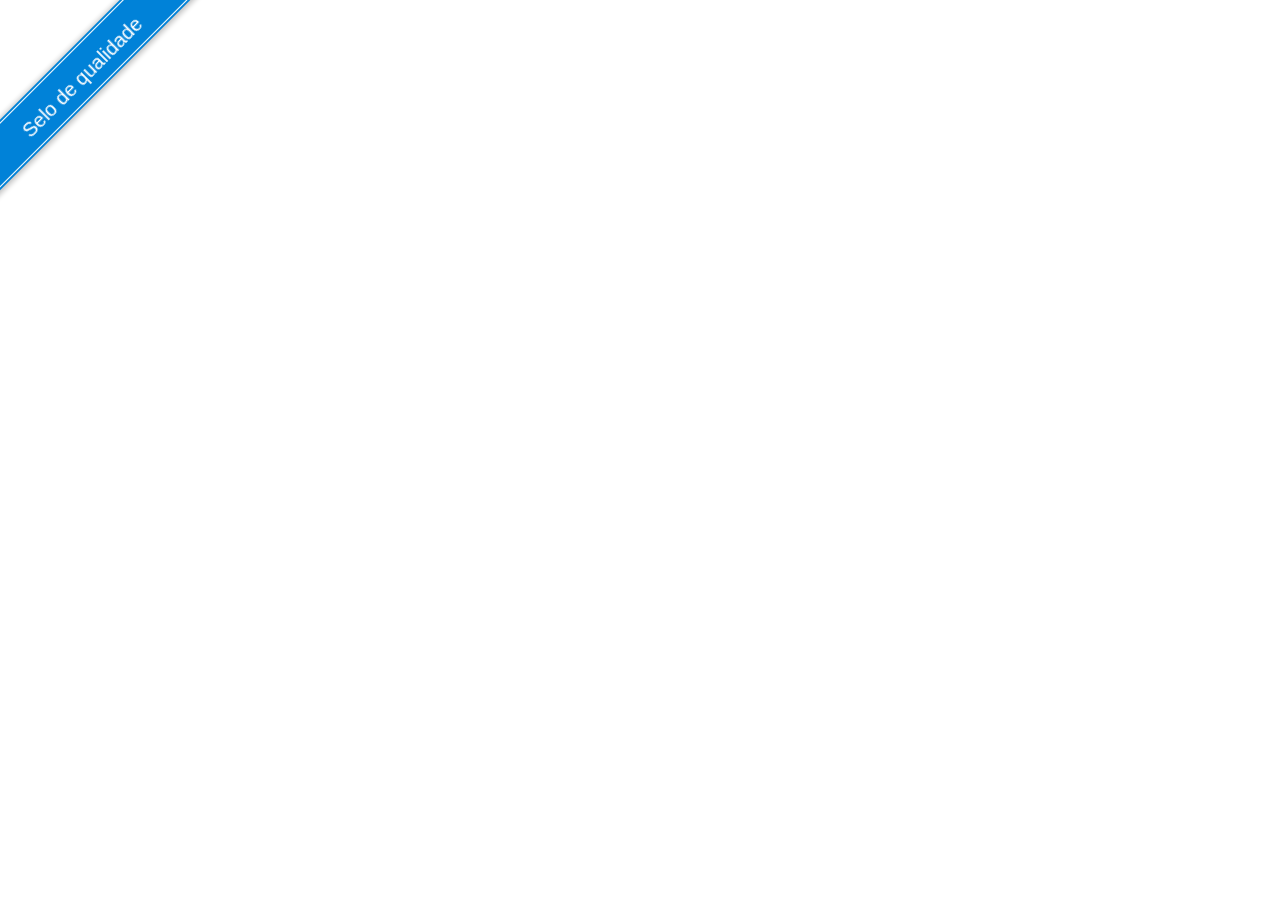
<file: tarja-canto-tela/index.html>
<!DOCTYPE html>
<html>
<head>
    <meta charset='utf-8'>
    <meta http-equiv='X-UA-Compatible' content='IE=edge'>
    <title>Tarja canto da tela</title>
    <meta name='viewport' content='width=device-width, initial-scale=1'>
    <link rel='stylesheet' type='text/css' media='screen' href='css/style.css'>
</head>
<body>
    <div>
        <a href="#">Selo de qualidade</a>
    </div>
</body>
</html>
</file>
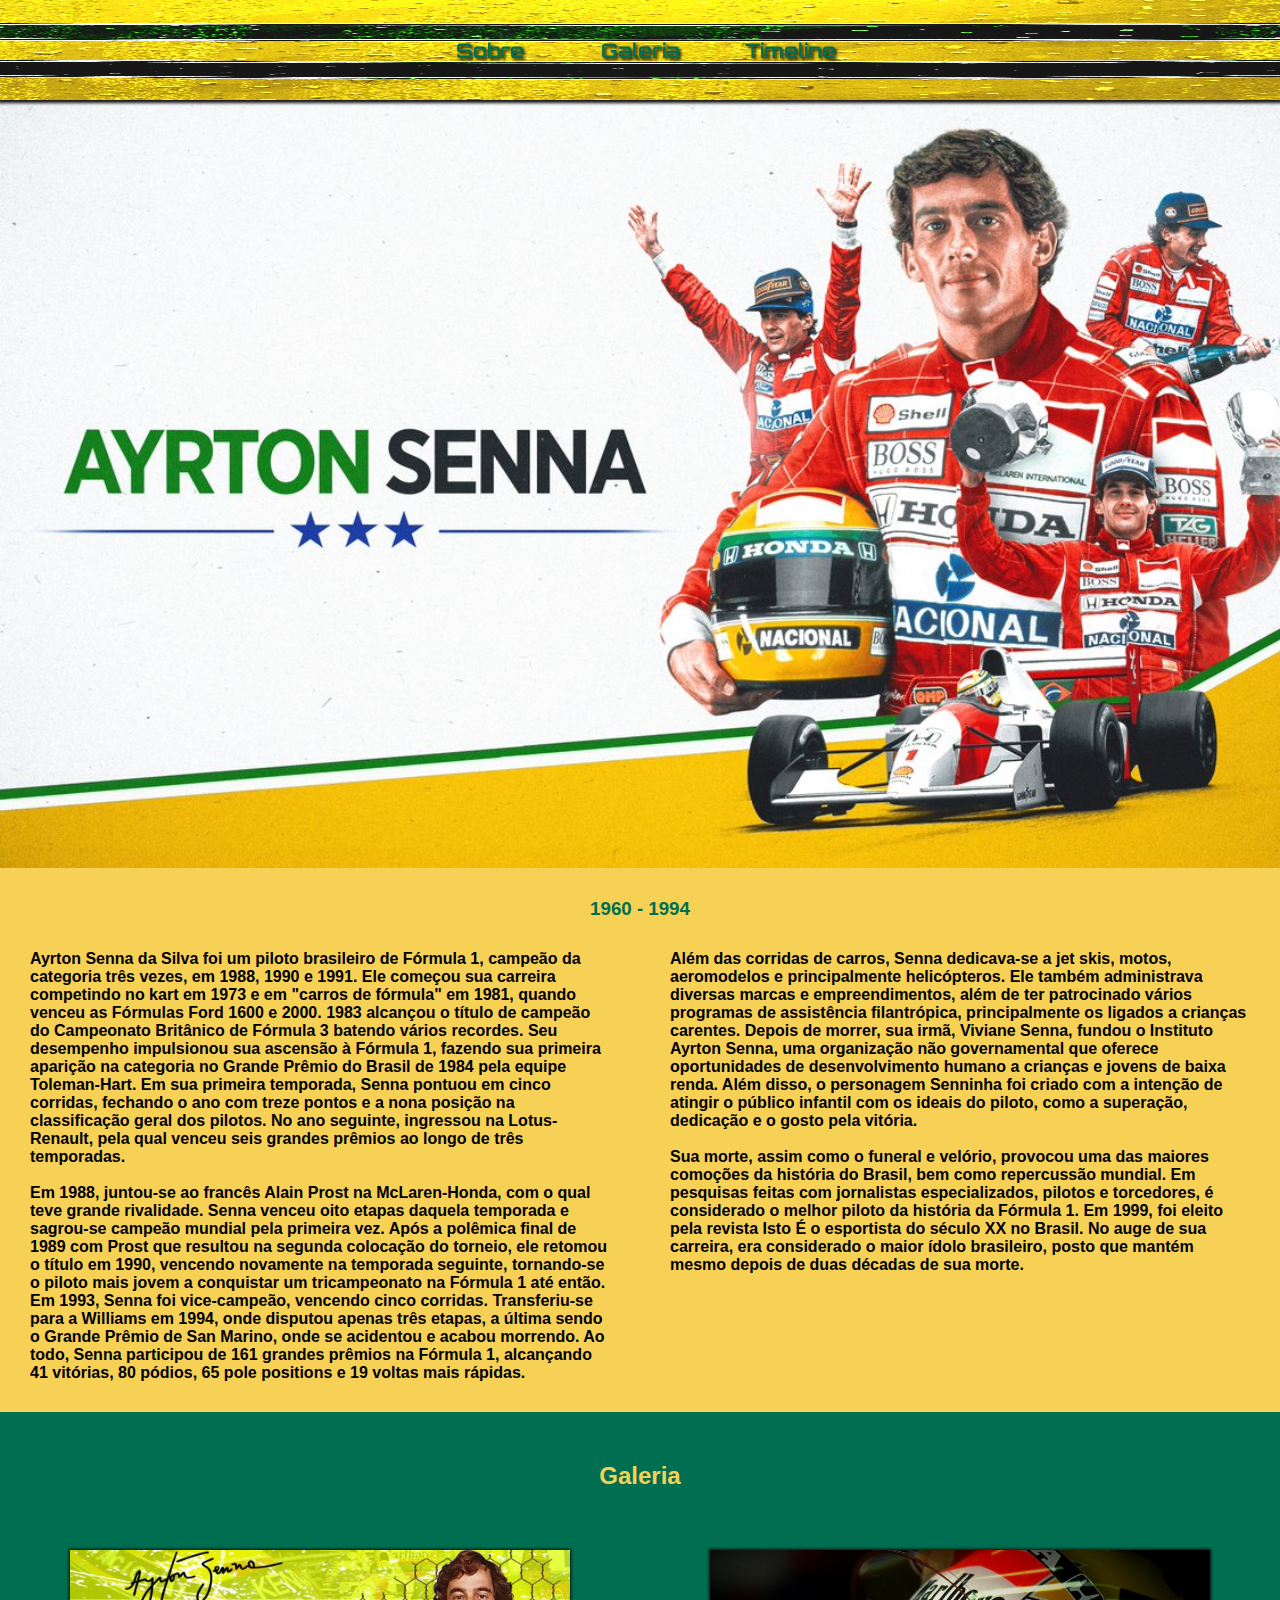
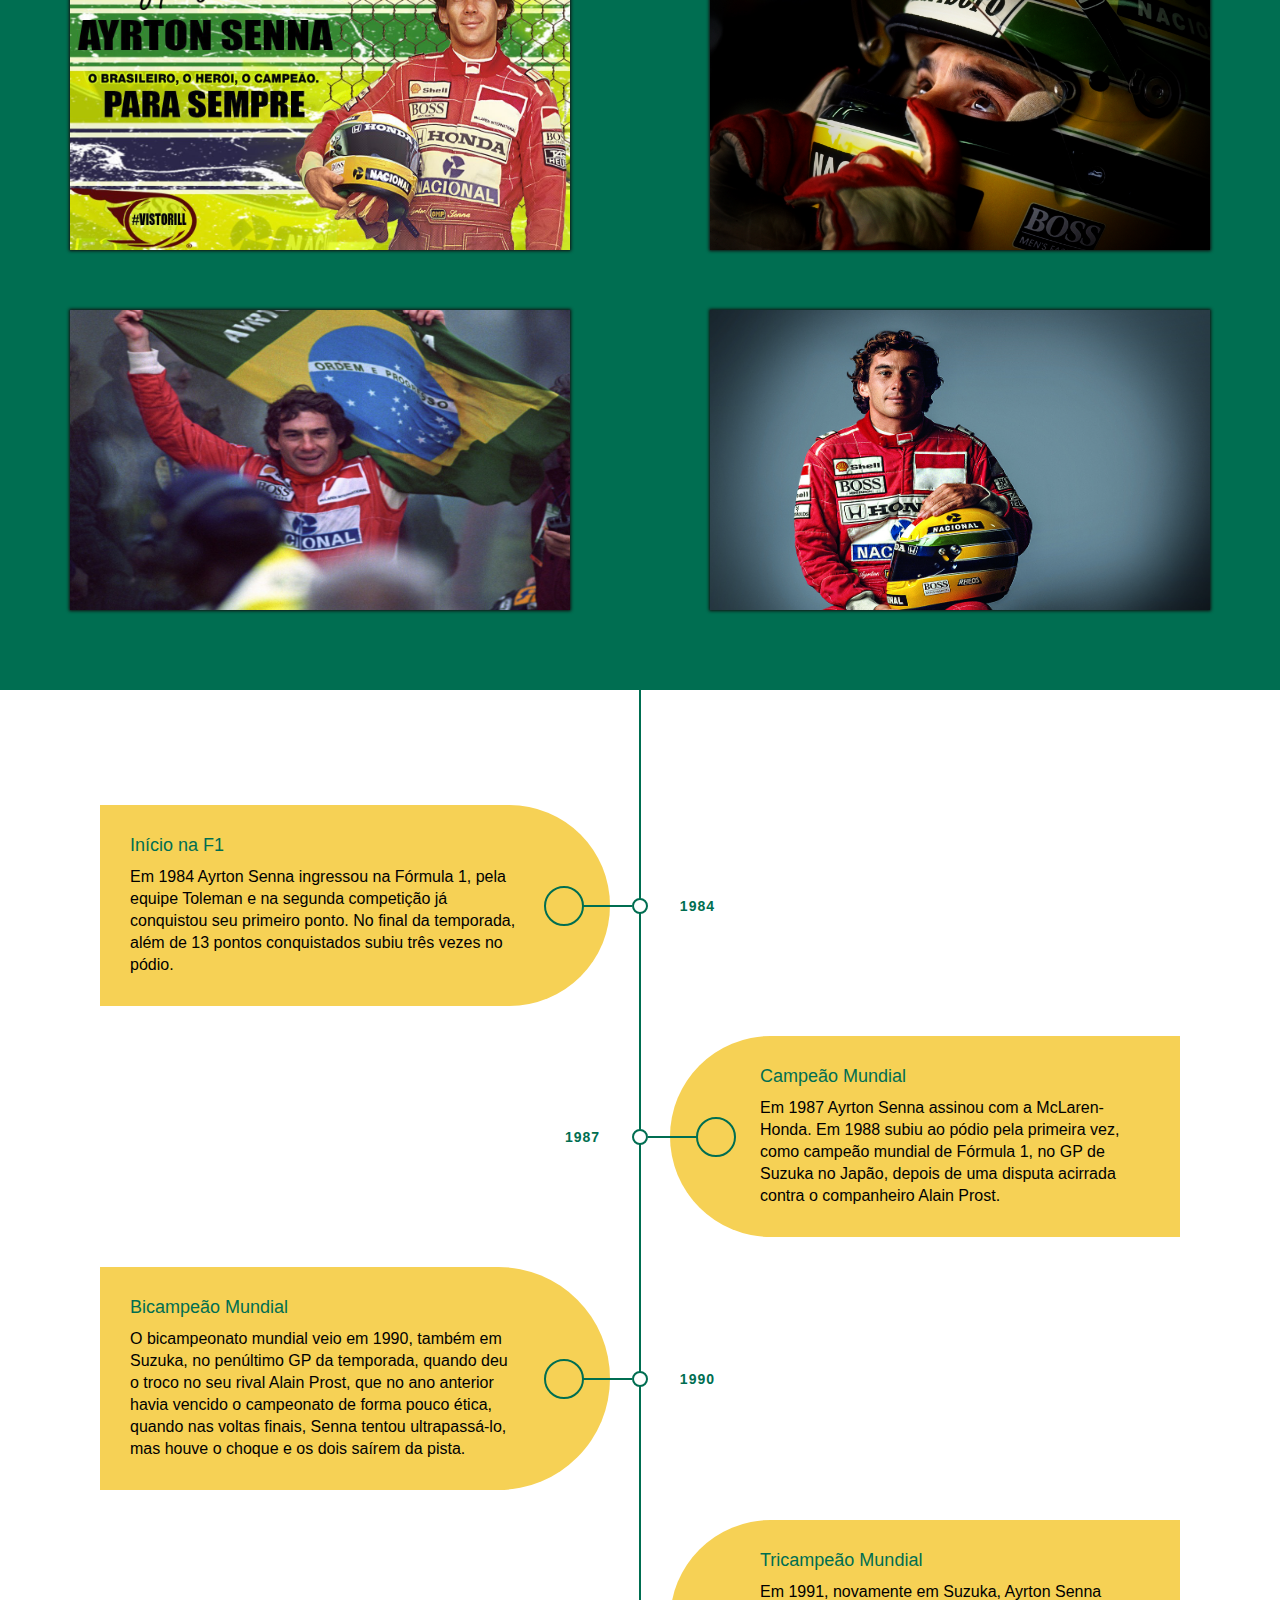
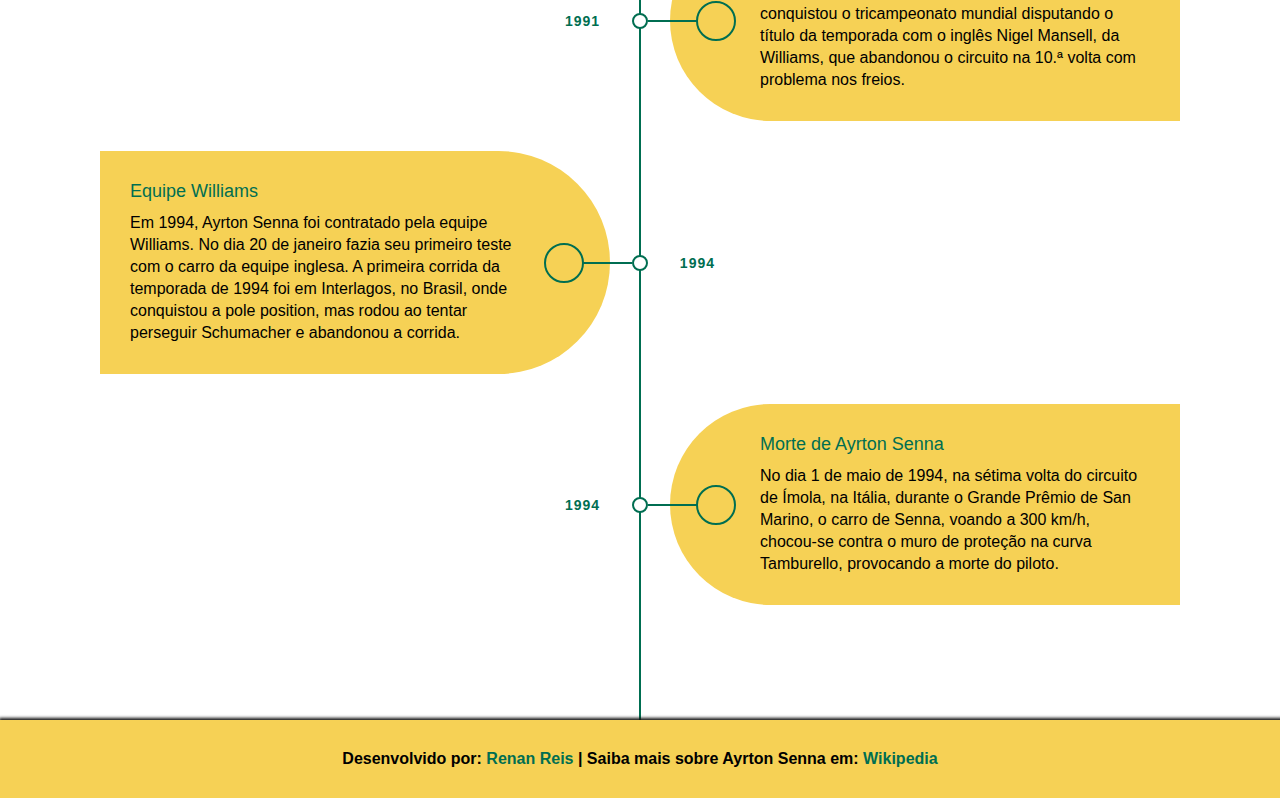
<file: tributo/index.html>
<!DOCTYPE html>
<html>
<head>
    <meta charset='utf-8'>
    <meta http-equiv='X-UA-Compatible' content='IE=edge'>
    <title>Tributo Ayrton Senna</title>
    <meta name='viewport' content='width=device-width, initial-scale=1, maximum-scale=1'>
	<link rel="shortcut icon" href="images/capacete.ico">
    <link rel="preconnect" href="https://fonts.gstatic.com">
    <link href="https://fonts.googleapis.com/css2?family=Orbitron:wght@400;700&display=swap" rel="stylesheet">
    <link href="https://fonts.googleapis.com/css2?family=Monoton&family=Orbitron:wght@400;700&display=swap" rel="stylesheet">
    <link href="https://fonts.googleapis.com/css2?family=Fredoka+One&display=swap" rel="stylesheet">
    <link rel='stylesheet' type='text/css' media='screen' href='css/style.css'>
</head>
<body>
    <header>
        <div class="container">
            <nav>
                <div class="menu-mobile">
                    <div class="menu-mobile-line"></div>
                    <div class="menu-mobile-line"></div>
                    <div class="menu-mobile-line"></div>
                </div>
                <ul>
                    <li><a href="#about">Sobre</a><div class="carro"></div></li>
                    <li><a href="#galery">Galeria</a><div class="carro"></div></li>
                    <li><a href="#timeline">Timeline</a><div class="carro"></div></li>
                </ul>
            </nav>
        </div>
    </header>

    <section class="about" id="about">
        <div class="container">
            <div class="about">
                <div class="img_senna"></div>
                <h3>1960 - 1994</h3>
                <div class="about_senna">
                    <p>
                        Ayrton Senna da Silva foi um piloto brasileiro de Fórmula 1, campeão da categoria três vezes, em 
                        1988, 1990 e 1991. Ele começou sua carreira competindo no kart em 1973 e em "carros de fórmula" em 
                        1981, quando venceu as Fórmulas Ford 1600 e 2000. 1983 alcançou o título de campeão do 
                        Campeonato Britânico de Fórmula 3 batendo vários recordes. Seu desempenho impulsionou sua ascensão 
                        à Fórmula 1, fazendo sua primeira aparição na categoria no Grande Prêmio do Brasil de 1984 pela 
                        equipe Toleman-Hart. Em sua primeira temporada, Senna pontuou em cinco corridas, fechando o ano com 
                        treze pontos e a nona posição na classificação geral dos pilotos. No ano seguinte, ingressou na 
                        Lotus-Renault, pela qual venceu seis grandes prêmios ao longo de três temporadas.
                    <br /><br />
                        Em 1988, juntou-se ao francês Alain Prost na McLaren-Honda, com o qual teve grande rivalidade. 
                        Senna venceu oito etapas daquela temporada e sagrou-se campeão mundial pela primeira vez. Após 
                        a polêmica final de 1989 com Prost que resultou na segunda colocação do torneio, ele retomou o 
                        título em 1990, vencendo novamente na temporada seguinte, tornando-se o piloto mais jovem a 
                        conquistar um tricampeonato na Fórmula 1 até então. Em 1993, Senna foi vice-campeão, vencendo 
                        cinco corridas. Transferiu-se para a Williams em 1994, onde disputou apenas três etapas, a 
                        última sendo o Grande Prêmio de San Marino, onde se acidentou e acabou morrendo. Ao todo, Senna 
                        participou de 161 grandes prêmios na Fórmula 1, alcançando 41 vitórias, 80 pódios, 65 pole 
                        positions e 19 voltas mais rápidas.
                    </p>
                    <p>
                        Além das corridas de carros, Senna dedicava-se a jet skis, motos, aeromodelos e principalmente 
                        helicópteros. Ele também administrava diversas marcas e empreendimentos, além de ter 
                        patrocinado vários programas de assistência filantrópica, principalmente os ligados a crianças 
                        carentes. Depois de morrer, sua irmã, Viviane Senna, fundou o Instituto Ayrton Senna, uma 
                        organização não governamental que oferece oportunidades de desenvolvimento humano a crianças e 
                        jovens de baixa renda. Além disso, o personagem Senninha foi criado com a intenção de atingir o 
                        público infantil com os ideais do piloto, como a superação, dedicação e o gosto pela vitória.
                    <br /><br />
                        Sua morte, assim como o funeral e velório, provocou uma das maiores comoções da história do 
                        Brasil, bem como repercussão mundial. Em pesquisas feitas com jornalistas especializados, 
                        pilotos e torcedores, é considerado o melhor piloto da história da Fórmula 1. Em 1999, foi 
                        eleito pela revista Isto É o esportista do século XX no Brasil. No auge de sua carreira, era 
                        considerado o maior ídolo brasileiro, posto que mantém mesmo depois de duas décadas de sua morte.
                    </p>
                </div>
            </div>
        </div>
    </section>

    <section class="galery" id="galery">
        <div class="container">
            <div class="galery_wrapper">
                <h2>Galeria</h2>
                <div class="galery_img">
                    <img src="images/galery_senna.jpg">
                    <img src="images/galery_senna2.jpg">
                    <img src="images/galery_senna3.jpg">
                    <img src="images/galery_senna4.jpg">
                </div>
            </div>
        </div>
    </section>

    <section class="timeline" id="timeline">
        <div class="timeline_wrapper">
            <div class="container_timeline left">
              <div class="date">1984</div>
              <i class="icon fa fa-home"></i>
              <div class="content">
                <h2>Início na F1</h2>
                <p>
                  Em 1984 Ayrton Senna ingressou na Fórmula 1, pela equipe Toleman e na segunda competição já 
                  conquistou seu primeiro ponto. No final da temporada, além de 13 pontos conquistados subiu três vezes 
                  no pódio.
                </p>
              </div>
            </div>
            <div class="container_timeline right">
              <div class="date">1987</div>
              <i class="icon fa fa-gift"></i>
              <div class="content">
                <h2>Campeão Mundial</h2>
                <p>
                  Em 1987 Ayrton Senna assinou com a McLaren-Honda. Em 1988 subiu ao pódio pela primeira vez, como 
                  campeão mundial de Fórmula 1, no GP de Suzuka no Japão, depois de uma disputa acirrada contra o 
                  companheiro Alain Prost.
                </p>
              </div>
            </div>
            <div class="container_timeline left">
              <div class="date">1990</div>
              <i class="icon fa fa-user"></i>
              <div class="content">
                <h2>Bicampeão Mundial</h2>
                <p>
                  O bicampeonato mundial veio em 1990, também em Suzuka, no penúltimo GP da temporada, quando deu o 
                  troco no seu rival Alain Prost, que no ano anterior havia vencido o campeonato de forma pouco ética, 
                  quando nas voltas finais, Senna tentou ultrapassá-lo, mas houve o choque e os dois saírem da pista.
                </p>
              </div>
            </div>
            <div class="container_timeline right">
              <div class="date">1991</div>
              <i class="icon fa fa-running"></i>
              <div class="content">
                <h2>Tricampeão Mundial</h2>
                <p>
                  Em 1991, novamente em Suzuka, Ayrton Senna conquistou o tricampeonato mundial disputando o título da 
                  temporada com o inglês Nigel Mansell, da Williams, que abandonou o circuito na 10.ª volta com 
                  problema nos freios.
                </p>
              </div>
            </div>
            <div class="container_timeline left">
              <div class="date">1994</div>
              <i class="icon fa fa-cog"></i>
              <div class="content">
                <h2>Equipe Williams</h2>
                <p>
                  Em 1994, Ayrton Senna foi contratado pela equipe Williams. No dia 20 de janeiro fazia seu primeiro 
                  teste com o carro da equipe inglesa. A primeira corrida da temporada de 1994 foi em Interlagos, no 
                  Brasil, onde conquistou a pole position, mas rodou ao tentar perseguir Schumacher e abandonou a 
                  corrida.
                </p>
              </div>
            </div>
            <div class="container_timeline right">
              <div class="date">1994</div>
              <i class="icon fa fa-certificate"></i>
              <div class="content">
                <h2>Morte de Ayrton Senna</h2>
                <p>
                  No dia 1 de maio de 1994, na sétima volta do circuito de Ímola, na Itália, durante o Grande Prêmio de 
                  San Marino, o carro de Senna, voando a 300 km/h, chocou-se contra o muro de proteção na curva 
                  Tamburello, provocando a morte do piloto.
                </p>
              </div>
            </div>
          </div>
    </section>

    <footer>
      <div class="container">
        <p>
          Desenvolvido por: <a href="https://github.com/renanreisdev/" target="_blank">Renan Reis</a> | Saiba mais sobre Ayrton Senna 
          em: <a href="https://pt.wikipedia.org/wiki/Ayrton_Senna" target="_blank">Wikipedia</a>
        </p>
      </div>
    </footer>

    <script type="text/javascript">
        window.onload = function(){
          
          window.addEventListener('resize', function(){
	          if (window.screen.width >= 420) {
              document.querySelector("header nav ul").style.display = 'flex';
            }
          });

          document.querySelector(".menu-mobile").addEventListener("click", function(){
              
            if (document.querySelector("header nav ul").style.display == 'flex') {
                document.querySelector("header nav ul").style.display = 'none';
            } else {
                document.querySelector("header nav ul").style.display = 'flex';
            }

          });
        };
    </script>
</body>
</html>
</file>
<file: botao/css/style.css>
* {
    margin: 0;
    padding: 0;
    box-sizing: border-box;
    font-family: Arial, Helvetica, sans-serif;
}

body {
    text-align: center;
}

a {
    display: inline-block;
    width: 180px;
    height: 50px;
    margin-top: 20px;

    background-color: #448dd1;
    border-radius: 10px;
    box-shadow: 0px 1px 3px 0px #b8b8b8;
    color: #ffffff;

    font-size: 26px;
    text-decoration: none;
    text-align: center;
    line-height: 50px;
}

a:hover {
    background-color: #5ca6eb;
}
</file>
<file: formulario/css/style.css>
:root {
    --color-text: #646464;
}

* {
    margin: 0;
    padding: 0;
    box-sizing: border-box;
    font-family: "Varela Round", "Concert One", cursive, "sans-serif";
}

html, body {
    display: flex;
    justify-content: center;

    height: 100%;
}

.container {
    display: flex;
    justify-content: center;
    align-items: center;
    flex-wrap: wrap;

    width: 100vw;
    max-width: 1440px;
    min-width: 320px;
    height: 100%;
}

.login {
    display: flex;
    flex-direction: column;
    align-items: center;

    width: 300px;
    height: 350px;
    padding: 20px;
    margin-left: 2%;
    
    box-shadow: -2px 5px 5px 0px #d3d3d3;
    border-radius: 5px;
}

.login header {
    text-align: center;
}

.login header h2 {
    color: #4e4e4e;
    font-size: 28px;
}

.login header p {
    color: var(--color-text);
}

.login section {
    margin-top: 20px;
}

.login section label {
    color: var(--color-text);
    font-size: 12px;
}

.login section input[type=text],
.login section input[type=password] {
    width: 260px;
    height: 30px;
    padding: 0 10px;
    margin-bottom: 10px;
    
    background-color: #f3f3f3;
    border: none;
    border-radius: 2px;

    color: var(--color-text);
    font-size: 12px;
    line-height: 30px;
}

.login section input[type=text] {
    margin-bottom: -10px;
}

.login section input[type=text]:focus,
.login section input[type=password]:focus {
    border-bottom: 2px solid rgba(0, 118, 197, 0.7);
    outline: none;
}

.login section a {
    margin-left: 30px;
    
    color: rgba(0, 118, 197, 0.7);
    font-size: 12px;
    text-decoration: none;
}

.login section a:hover {
    text-decoration: underline;
}

.login section a:visited {
    color: rgba(0, 118, 197, 0.7);
}

.login section input[type=submit] {
    width: 120px;
    height: 40px;
    padding: 0 10px;
    
    background-color: rgba(0, 118, 197, 0.7);
    border: none;
    border-radius: 5px;

    color: #ffffff;
    font-size: 16px;
    line-height: 30px;

    cursor: pointer;
}

.register {
    display: flex;
    flex-direction: column;
    align-items: center;

    width: 300px;
    height: 450px;
    padding: 20px;
    margin-right: 2%;

    border-radius: 5px;
    /*
    background-color: #FF3CAC;
    background-image: linear-gradient(105deg, #FF3CAC 0%, #784BA0 50%, #2B86C5 100%);
    */

    background: linear-gradient(115deg, rgba(0, 118, 197, 0.7) 0%,rgba(83, 158, 255, 0.7) 50%, rgba(31, 77, 177, 0.7) 100%);
}

.register header {
    text-align: center;
}

.register header h2 {
    color: #ffffff;
    font-size: 28px;
}

.register header p {
    color: var(--color-text);
}

.register section {
    margin-top: 20px;
}

.register section label {
    color: #ffffff;
    font-size: 12px;
}

.register section input[type=text],
.register section input[type=password],
.register section input[type=email] {
    width: 260px;
    height: 30px;
    padding: 0 10px;
    margin-bottom: 10px;
    
    background-color: #f3f3f3;
    border: none;
    border-radius: 2px;

    color: var(--color-text);
    font-size: 12px;
    line-height: 30px;
}

.register section input[type=text],
.register section input[type=email],
.register section input:nth-of-type(3) {
    margin-bottom: -10px;
}

.register section input[type=text]:focus,
.register section input[type=email]:focus,
.register section input[type=password]:focus {
    border-bottom: 2px solid rgba(0, 28, 88, 0.7);
    outline: none;
}

.register section input[type=submit] {
    width: 120px;
    height: 40px;
    padding: 0 10px;
    
    background-color: #f3f3f3;
    border: none;
    border-radius: 5px;

    color: var(--color-text);
    font-size: 16px;
    line-height: 30px;

    cursor: pointer;
}

footer {
    align-self: flex-end;
    width: 100%;
    height: 40px;
    padding-top: 10px;
    
    background: linear-gradient(
        115deg, 
        rgba(0, 118, 197, 0.7) 0%,
        rgba(83, 158, 255, 0.7) 50%, 
        rgba(31, 77, 177, 0.7) 100%
    );

    text-align: center;
}

footer p {
    color: #ffffff;
    font-weight: 600;
}

footer p a {
    color: #4e4e4e;
    text-decoration: none;
}

footer p a:hover {
    color: #ffffff;
    text-decoration: underline;
}

@media screen and (max-width: 630px) {
    
    .login {
        margin-right: 2%;
    }
    .register {
        margin-left: 2%;
        margin-top: 20px;
    }

    footer {
        margin-top: 20px;
    }
}
</file>
<file: google-results/css/style.css>
* {
    margin: 0;
    padding: 0;
    box-sizing: border-box;
    font-family: Arial, Helvetica, sans-serif;
}

html, body {
    height:100%;
}

header {
    width: 100%;
    height: 107px;

    border-bottom: 1px solid #EBEBEB;
}

header section.section-header {
    display: flex;
    justify-content: space-between;

    margin-top: 26px;
}

section .wrapper-section-search {
    display: flex;
    align-items: center;

    width: 100%;
    margin-left: 23px;
}

section .wrapper-section-search > figure {
    width: 94px;
    height: 33px;

    background-image: url("../images/google.png");
}

section .wrapper-section-search form {
    width: 100%;
    max-width: 685px;
}

section .wrapper-section-search .wrapper-search {
    position: relative;

    width: 100%;
    height: 44px;
    margin-left: 35px;

    border: 1px solid #DFE1E5;
    border-radius: 22px;
    box-shadow: 0 2px 3px 2px #ececec;

    text-align: center;
}

section .wrapper-section-search .wrapper-search:hover {
    box-shadow: 0 2px 5px 3px #ececec;
}

section .wrapper-section-search .wrapper-search figure {
    float: left;
    width: 17px;
    height: 17px;
    margin-left: 12px;
    margin-top: 13px;

    background-image: url("../images/magnifier.png");
}

section .wrapper-section-search .wrapper-search .search {
    width: 75%;
    height: 42px;
    padding-right: 40px;

    border: none;
    
    font-size: 16px;
    outline: none;
}

section .wrapper-section-search .wrapper-search .cross {
    display: none;
    position: absolute;
    right: 107px;
    top: 11px;
    
    width: 20px;
    height: 20px;

    background-image: url("../images/cross.png");

    cursor: pointer;
}

section .wrapper-section-search .wrapper-search .vertical-line {
    display: none;
    position: absolute;
    right: 92px;
    top: 9px;
    
    width: 1px;
    height: 24px;

    background-color: #DFE1E5;
    
    cursor: pointer;
}

section .wrapper-section-search .wrapper-search .keyboard {
    float: right;
    width: 25px;
    height: 15px;
    margin-right: 55px;
    margin-top: 13px;

    background-image: url("../images/keyboard.png");
    border: none;

    outline: none;
}

section .wrapper-section-search .wrapper-search .mic {
    float: right;
    width: 18px;
    height: 22px;
    margin-right: -61px;
    margin-top: 10px;

    background-image: url("../images/mic.png");
    border: none;

    outline: none;
}

.clear {
    clear: both;
}

section .wrapper-section-search .wrapper-buttons {
    margin-top: 28px;   
}

section .wrapper-section-search .wrapper-buttons button {
    margin: 0 6px;
    background-color: #F8F9FA;
    border: none;
    border-radius: 4px;

    cursor: pointer;
    
    outline: none;
}

section .wrapper-section-search .wrapper-buttons button:hover {
    box-shadow: 0 1px 4px 1px #dadada;
}

section .wrapper-section-search .wrapper-buttons .search-google {
    width: 142px;
    height: 36px;
}

section .wrapper-section-search .wrapper-buttons .luck {
    width: 136px;
    height: 36px;
}

section .wrapper-section-search p {
    margin-top: 32px;
    margin-bottom: 30px;

    font-size: 12px;
}

section .wrapper-section-search p a {
    text-decoration: none;
}

section .wrapper-section-search p a:hover {
    text-decoration: underline;
}

.wrapper-apps {
    display: flex;
    justify-content: space-around;
    align-items: center;

    width: 180px;
    margin-right: 18px;
}

.wrapper-circles {
    display: flex;
    justify-content: center;
    align-items: center;
    flex-wrap: wrap;

    width: 20px;
    height: 20px;
}

.google-apps .circle {
    width: 4px;
    height: 4px;

    margin: 1px;

    background-color: #5F6368;
    border-radius: 2px;
}

.bt-login {
    width: 120.5px;
    height: 36px;

    background-color: rgb(26, 115, 232);
    border: none;
    border-radius: 4px;

    color: #ffffff;

    cursor: pointer;
    outline: none;
}

.bt-login:hover {
    background-color: #0974ff;
}

nav {
    position: relative;
}

nav ul {
    display: flex;

    position: absolute;
    left: 181px;
    bottom: -48px;
}

nav ul li {
    list-style: none;
    margin-right: 15px;
}

nav ul li a {
    display: flex;
    
    color: #5F6368;
    text-decoration: none;
    font-size: 14px;
}

nav ul li a div {
    width: 17px;
    height: 17px;
}

.active {
    position: relative;
    color: #1A73E8;
}

.active::after {
    position: absolute;
    bottom: -14px;
    content: "";
    display: block;

    width: 58px;
    height: 3px;

    background-color: #1A73E8;
}

.mini-magnifier {
    margin-right: 5px;
    background-image: url("../images/mini-magnifier.png");
}

.mini-shopping {
    margin-right: 5px;
    background-image: url("../images/mini-shopping.png");
}

.mini-news {
    margin-right: 5px;
    background-image: url("../images/mini-news.png");
}

.mini-images {
    margin-right: 5px;
    background-image: url("../images/mini-images.png");
}

.mini-videos {
    margin-right: 5px;
    background-image: url("../images/mini-videos.png");
}

.circle-more {
    display: flex;
    flex-direction: column;
    justify-content: center;
    align-items: center;
    width: 17px;
    height: 17px;
}

.mini-circle {
    width: 3px;
    height: 3px;
    margin-top: 1px;

    background-color: #5F6368;
    border-radius: 1.5px;
}

section.results {
    display: flex;
    flex-direction: column;
}

section.results p,
section.results span {
    font-size: 14px;
}

section.results span {
    margin-left: 181px;
    margin-top: 10px;
}

section .wrapper-results {
    width: 590px;
    margin-left: 181px;
    margin-top: 10px;
    margin-bottom: 25px;

    font-size: 14px;
}

.mini-arrow-bottom {
    position: relative;
}

.mini-arrow-bottom::after {
    content: "";
    display: block;
    position: absolute;
    top: 5px;
    right: -15px;

    width: 10px;
    height: 10px;

    background-image: url("../images/mini-arrow-botton.png");
}

section .wrapper-results h2 {
    margin-top: 5px;

    font-weight: 400;
    font-size: 20px;
}

section .wrapper-results h2 a {
    text-decoration: none;
}

section .wrapper-results h2 a:hover {
    text-decoration: underline;
}

section .wrapper-results p {
    display: inline-block;
    margin-top: 3px;

    line-height: 20px;
}
section h3 {
    margin-left: 181px;
    margin-top: 20px;
    font-weight: 400;
}

.related-searches {
    display: flex;

    margin-left: 181px;
    margin-top: 20px;
}

.related-searches .button-related-searches {
    display: flex;
    align-items: center;

    width: 315px;
    height: 48px;
    margin-bottom: 15px;
    margin-right: 15px;

    background-color: #F1F3F4;
    border-radius: 24px;
}

.related-searches .button-related-searches figure {
    width: 17px;
    height: 17px;
    margin-left: 29px;
    margin-right: 30px;

    background-image: url("../images/magnifier.png");
}

.related-searches .button-related-searches a {
    color: #202124;
    text-decoration: none;
    font-size: 14px;
}

.related-searches .button-related-searches a:hover {
    text-decoration: underline;
}

.results-pages {
    margin-left: 341px;
    margin-top: 20px;
    margin-bottom: 40px;
}

.results-pages figure {
    width: 303px;
    height: 41px;

    background-image: url("../images/google-pages.png");
}

.results-pages a:nth-of-type(1) {
    margin-left: 34px;
    color: #212121;
}

.results-pages a {
    padding-right: 8px;

    color: #4285F4;
    text-decoration: none;
    font-size: 14px;
}

.results-pages a:nth-of-type(10) {
    margin-right: 40px;
    margin-left: -4px;
}

.results-pages a:hover {
    text-decoration: underline;
}

footer {
    display: flex;
    flex-direction: column;

    width: 100%;

    background-color: #F2F2F2;
}

footer .footer-top {
    display: flex;
    align-items: center;

    height: 47px;
    margin-left: 181px;

    color: #6F6F6F;
    font-size: 14px;
}

footer .vertical-line {
    width: 1px;
    height: 24px;
    margin: 0 10px;

    background-color: #DFE1E5;
    
    cursor: pointer;
}

footer .circle-footer {
    width: 10px;
    height: 10px;
    margin-right: 3px;

    background-color: #3C4043;
    border-radius: 5px;
}

.footer-text-black {
    color: #3C4043;
}

footer .footer-top a {
    margin-left: 2px;

    color: #70757A;
    text-decoration: none;
}

footer .line {
    width: 100%;
    height: 1px;

    background-color: #DADCE0;
}

footer .footer-bottom {
    display: flex;
    align-items: center;

    height: 46px;
    margin-left: 181px;

    text-align: center;
}

footer .footer-bottom a {
    padding-right: 20px;

    color: #70757A;

    text-decoration: none;
    font-size: 15px;
}
</file>
<file: google/css/style.css>
* {
    margin: 0;
    padding: 0;
    box-sizing: border-box;
    font-family: Arial, Helvetica, sans-serif;
}

html, body {
    height:100%;
}

header {
    width: 100%;
    height: 60px;
}

header nav {
    display: flex;
    justify-content: flex-end;
    align-items: center;

    width: 100%;
    height: 100%;
}

header nav ul {    
    display: flex;
    align-items: center;
    
    list-style: none;   
}

header nav ul li:last-child {
    padding: 0 20px;
}

header nav ul li a {
    padding: 0 7px;

    color: #212121;

    font-size: 12px;
    text-decoration: none;
}

header nav ul li a:hover {
    text-decoration: underline;
}

header nav ul li > div {
    display: flex;
    justify-content: center;
    align-items: center;

    width: 36px;
    height: 36px;
    margin-left: 15px;
    
    border-radius: 18px;
    
    cursor: pointer;
}

header nav ul li > div:hover {
    background-color: #f0f0f0;
}

.wrapper-circles {
    display: flex;
    justify-content: center;
    align-items: center;
    flex-wrap: wrap;

    width: 20px;
    height: 20px;
}

.google-apps .circle {
    width: 4px;
    height: 4px;

    margin: 1px;

    background-color: #5F6368;
    border-radius: 2px;
}

header nav ul li button {
    width: 120.5px;
    height: 36px;

    background-color: rgb(26, 115, 232);
    border: none;
    border-radius: 4px;

    color: #ffffff;

    cursor: pointer;
    outline: none;
}

header nav ul li button:hover {
    background-color: #0974ff;
}

section {
    display: flex;
    flex-direction: column;
    align-items: center;
    justify-content: center;

    height: calc(100% - 60px - 94px); /* menos a altura do header e do footer */
    min-height: 305px;
    padding: 0 2.5%;
}

section > figure {
    width: 275px;
    height: 90px;

    background-image: url("../images/google.png");
}

section form {
    width: 100%;
    max-width: 580px;
}

section .wrapper-search {
    position: relative;

    width: 100%;
    height: 44px;
    margin-top: 28px;

    border: 1px solid #DFE1E5;
    border-radius: 22px;

    text-align: center;
}

section .wrapper-search:hover {
    box-shadow: 0 0 3px 2px #ececec;
}

section .wrapper-search figure {
    float: left;
    width: 17px;
    height: 17px;
    margin-left: 12px;
    margin-top: 13px;

    background-image: url("../images/magnifier.png");
}

section .wrapper-search .search {
    width: 75%;
    height: 42px;
    padding-right: 40px;

    border: none;
    
    font-size: 16px;
    outline: none;
}

section .wrapper-search .cross {
    display: none;
    position: absolute;
    right: 107px;
    top: 11px;
    
    width: 20px;
    height: 20px;

    background-image: url("../images/cross.png");

    cursor: pointer;
}

section .wrapper-search .vertical-line {
    display: none;
    position: absolute;
    right: 92px;
    top: 9px;
    
    width: 1px;
    height: 24px;

    background-color: #DFE1E5;
    
    cursor: pointer;
}

section .wrapper-search .keyboard {
    float: right;
    width: 25px;
    height: 15px;
    margin-right: 55px;
    margin-top: 13px;

    background-image: url("../images/keyboard.png");
    border: none;

    outline: none;
}

section .wrapper-search .mic {
    float: right;
    width: 18px;
    height: 22px;
    margin-right: -61px;
    margin-top: 10px;

    background-image: url("../images/mic.png");
    border: none;

    outline: none;
}

.clear {
    clear: both;
}

section .wrapper-buttons {
    margin-top: 28px;   
}

section .wrapper-buttons button {
    margin: 0 6px;
    background-color: #F8F9FA;
    border: none;
    border-radius: 4px;

    cursor: pointer;
    
    outline: none;
}

section .wrapper-buttons button:hover {
    box-shadow: 0 1px 4px 1px #dadada;
}

section .wrapper-buttons .search-google {
    width: 142px;
    height: 36px;
}

section .wrapper-buttons .luck {
    width: 136px;
    height: 36px;
}

section p {
    margin-top: 32px;
    margin-bottom: 30px;

    font-size: 12px;
}

section p a {
    text-decoration: none;
}

section p a:hover {
    text-decoration: underline;
}

footer {
    display: flex;
    flex-direction: column;

    width: 100%;

    background-color: #F2F2F2;
}

footer .footer-top {
    display: flex;
    align-items: center;

    height: 47px;
    padding-left: 31px;

    color: #6F6F6F;
    font-size: 15px;
}

footer .line {
    width: 100%;
    height: 1px;

    background-color: #DADCE0;
}

footer .footer-bottom {
    display: flex;
    justify-content: space-between;
    align-items: center;

    height: 46px;
    padding: 0 36px;

    text-align: center;
}

footer .footer-bottom a {
    color: #70757A;
    text-decoration: none;
    font-size: 15px;

    padding: 0 10px;
}

@media screen and (max-width:1200px) {
    footer .footer-bottom {
        justify-content: space-around;

        padding: 0;
    }
}

@media screen and (max-width:799px) {
    footer .footer-bottom {
        flex-direction: column;
        justify-content: space-around;
        height: 92px;
    }

    footer .footer-bottom a {
        white-space: nowrap;
        padding: 0 6px;
    }
}
</file>
<file: landing page/css/style.css>
* {
    margin: 0;
    padding: 0;
    box-sizing: border-box;
    font-family: Arial, Helvetica, sans-serif;
}

html, body {
    height: 100%;
}

.container {
    width: 100%;
    max-width: 1070px;
    height: 100%;
}

header.menu {
    width: 100%;
}

.main-menu-mobile {
    display: none;
    position: absolute;
    top: 8px;
    left: 20px;

    width: 20px;
    height: 20px;

    cursor: pointer;
}

.menu-mobile-line {
    padding-bottom: 5px;
    border-bottom: 1px solid #f5f5f5;
}

.logo-mobile {
    display: none;
    position: absolute;
    top: 8px;
    right: 20px;

    width: 20px;
    height: 20px;

    background-image: url("../images/logo.png");
    background-size: contain;
    background-repeat: no-repeat;

    cursor: pointer;
}

.logo-mobile:hover {
    filter: brightness(2);
}

header .main-menu {
    display: flex;
    justify-content: center;
    align-items: center;

    width: 100%;
    height: 40px;

    background-color: #0a0a0a;
}

header .main-menu ul {
    display: flex;
    justify-content: center;
    list-style: none;
}

header .main-menu ul li {
    padding: 0 3vw;

    cursor: pointer;
}

header .main-menu ul li:hover a {
    color: #ebebeb;
}

header .main-menu ul li:hover img {
    filter: brightness(2);
}

header .main-menu ul li img {
    transition: 0.2s;
}

header .main-menu ul li a {
    color: #9E9E9E;

    font-size: 13px;
    text-decoration: none;

    transition: color 0.2s;
}

header .products-menu {
    display: flex;
    justify-content: center;
    align-items: center;

    width: 100%;
    height: 120px;
    
    background-color: #111113;
}

header .products-menu ul {
    display: flex;
    justify-content: center;

    list-style: none;
}

header .products-menu ul li {
    padding: 0 1.2vw;
}

header .products-menu ul li a {
    display: flex;
    align-items: center;
    flex-direction: column;

    color: #ffffff;
    font-size: 12px;
    text-decoration: none;
    text-align: center;
}

header .products-menu ul li a .img-iphone12pro {
    width: 40px;
    height: 50px;

    background-image: url("../images/iphone12pro.png");
    background-size: contain;
    background-repeat: no-repeat;
}

header .products-menu ul li a .img-iphone12 {
    width: 40px;
    height: 50px;

    background-image: url("../images/iphone12.png");
    background-size: contain;
    background-repeat: no-repeat;
}

header .products-menu ul li a .img-iphonese {
    width: 40px;
    height: 50px;

    background-image: url("../images/iphonese.png");
    background-size: contain;
    background-repeat: no-repeat;
}

header .products-menu ul li a .img-iphone11 {
    width: 40px;
    height: 50px;

    background-image: url("../images/iphone11.png");
    background-size: contain;
    background-repeat: no-repeat;
}

header .products-menu ul li a .img-iphonexr {
    width: 40px;
    height: 50px;

    background-image: url("../images/iphonexr.png");
    background-size: contain;
    background-repeat: no-repeat;
}

header .products-menu ul li a .img-compare {
    width: 53px;
    height: 50px;

    background-image: url("../images/compare.png");
    background-size: contain;
    background-repeat: no-repeat;
}

header .products-menu ul li a .img-airpods {
    width: 40px;
    height: 50px;

    background-image: url("../images/airpods.png");
    background-size: contain;
    background-repeat: no-repeat;
}

header .products-menu ul li a .img-accessories {
    width: 40px;
    height: 50px;

    background-image: url("../images/accessories.png");
    background-size: contain;
    background-repeat: no-repeat;
}

header .products-menu ul li a .img-ios14 {
    width: 40px;
    height: 50px;

    background-image: url("../images/ios14.png");
    background-size: contain;
    background-repeat: no-repeat;
}

.product-text {
    margin-top: 15px;
}

.product-highlight {
    color: #F56300;
    font-size: 10px;
}

section.buy-products {
    display: flex;
    flex-direction: column;
    align-items: center;

    background-color: #F2F2F2;
}

.buy-products h3 {
    margin-top: 100px;
    
    color: #1D1D1F;
    font-size: 24px;
}

.buy-products h2 {
    margin-top: 15px;

    color: #1D1D1F;
    font-size: 45px;
}

.buy-products button {
    width: 100px;
    height: 35px;
    margin-top: 20px;
    outline: none;

    background-color: #0071E3;
    border: none;
    border-radius: 17px;

    color: #ffffff;
    font-weight: 600;
    font-size: 16px;

    cursor: pointer;
}

.buy-products button:hover {
    background-color: #0077ED;
}

.buy-products a {
    margin-top: 20px;

    color: #0066CC;
    text-decoration: none;
    font-size: 20px;
}

.buy-products a:hover {
    text-decoration: underline;
}

/* Cria a seta ao lado do elemento que possui a classe arrow */
a.arrow::after {
    display: inline-block;
    padding: 4px;
    margin-left: 5px;
    content: "";

    box-shadow: -1px 1px 0 1px #0066CC inset;
    border: solid transparent;
    border-width: 1px;

    transform: rotate(45deg);
}

section .wrapper-img {
    width: 100%;
    max-width: 700px;
    margin-top: 40px;
    margin-bottom: 100px;
}

.buy-products .img-iphone12_12mini {
    width: 100%;
    padding-top: 100%;
    background-image: url("../images/iphone12_12mini.png");
    background-size: contain;
    background-repeat: no-repeat;
    background-position: center;
}

section.buy-products.background-black {
    background-color: #000000;
}

.buy-products h3.text-white,
.buy-products h2.text-white {
    color: #f5f5f7;
}

section .wrapper-img-large {
    align-self: flex-end;

    width: 100%;
    max-width: 1440px;
    max-height: 650px;
    margin-top: 40px;
}

.buy-products .img-iphone12pro_12promax {
    width: 100%;
    padding-top: 45%;
    background-image: url("../images/iphone12pro_12promax.png");
    background-size: 100%;
    background-repeat: no-repeat;
    background-position: right top;
}

.buy-products .container {
    display: flex;
    flex-direction: column;
    align-items: center;

    margin-top: 100px;
}

section.buy-products.background-white {
    background-color: #ffffff;
}

/* box de produtos detalhados para venda */
.box-buy-products {
    display: flex;
    justify-content: space-around;

    width: 100%;
    height: 100%;
    margin-top: 50px;
}

/* box do produto individual detalhado para venda */
.box-product-details {
    display: flex;
    flex-direction: column;
    align-items: center;
    justify-content: center;

    width: 250px;
    height: 100%;
}

.wrapper-img-small {
    width: 100%;
    max-width: 200px;
    max-height: 200px;

    text-align: center;
}

.box-product-details .wrapper-img-small.new::after {
    content: "Novo";
    display: block;
    
    margin-top: 20px;

    color: #BF4800;
    font-size: 11px;
}

.box-product-details figure {
    width: 100%;
    padding-top: 100%;
    
    background-size: contain;
    background-repeat: no-repeat;
    background-position: center;
}

.box-product-details .img-iphone12pro {
    background-image: url("../images/img_iphone12pro.png");
}

.box-product-details .img-iphone12 {
    background-image: url("../images/img_iphone12.png");
}

.box-product-details .img-iphonese {
    background-image: url("../images/img_iphonese.png");
}

.box-product-details .img-iphone11 {
    background-image: url("../images/img_iphone11.png");
}

.box-product-details h3 {
    margin-top: 50px;

    color: #111111;
    font-size: 22px;
}

.box-product-details p {
    color: #1D1D1F;
    font-size: 14px;
}

.colors-circles .circle {
    display: inline-block;

    width: 16px;
    height: 16px;
    margin: 15px 2px;

    border-radius: 8px;
    box-shadow: 0 0 1px 1px #b6b6b6;
}

.colors-circles .red-circle {
    background-color: #C64037;
}

.colors-circles .beige-circle {
    background-color: #FDEBD3;
}

.colors-circles .brown-circle {
    background-color: #4F4F4D;
}

.colors-circles .dark-gray-circle {
    background-color: #2B4F5B;
}

.colors-circles .medium-gray-circle {
    background-color: #D0CDD8;
}

.colors-circles .light-gray-circle {
    background-color: #E2E3DE;
}

.colors-circles .light-green-circle {
    background-color: #D6EFD2;
}

.colors-circles .dark-blue-circle-circle {
    background-color: #023C64;
}

.colors-circles .white-circle {
    background-color: #F3F3F5;
}

.colors-circles .dark-brown-circle {
    background-color: #221F28;
}

.colors-circles .yellow-circle {
    background-color: #FBE58F;
}

.colors-circles .pearl-circle {
    background-color: #F9F6F1;
}

.colors-circles .dark-red-circle {
    background-color: #AB2734;
}

.box-product-details .line {
    width: 225px;
    height: 1px;
    margin-top: 15px 0;

    background-color: #D2D2D7;
}

.product-informations {
    display: flex;
    flex-direction: column;
    align-items: center;
    justify-content: flex-start;

    max-width: 200px;
    margin-top: 30px;

    text-align: center;
}

.product-informations.fixed-height-150 {
    height: 130px;
}

.product-informations.fixed-height-150.justify-content-center {
    justify-content: center;
}

div.product-informations.scanner-height {
    height: 126px;
}

div.product-informations.magSafe-height {
    height: 126px;
}

.product-informations h4 {
    color: #1D1D1F;
}

.product-informations p {
    margin-top: 10px;

    color: #1D1D1F;
    font-size: 13px;
}

.product-informations figure {
    background-size: contain;
    background-position: center;
}

.product-informations figure.img_5g {
    width: 55px;
    padding-top: 40px;
    background-image: url("../images/5g.png");
}

.product-informations figure.img_4g {
    width: 55px;
    padding-top: 40px;
    background-image: url("../images/4g.png");
}

.product-informations figure.img_a14 {
    width: 48px;
    padding-top: 47px;
    background-image: url("../images/A14.png");
}

.product-informations figure.img_a13 {
    width: 48px;
    padding-top: 47px;
    background-image: url("../images/A13.png");
}

.product-informations figure.img_cameraPro {
    width: 47px;
    padding-top: 47px;
    background-image: url("../images/CameraPro.png");
}

.product-informations figure.img_cameraDupla {
    width: 47px;
    padding-top: 47px;
    background-image: url("../images/CameraDupla.png");
}

.product-informations figure.img_cameraUnica {
    width: 47px;
    padding-top: 47px;
    background-image: url("../images/CameraUnica.png");
}

.product-informations figure.img_scanner {
    width: 43px;
    padding-top: 47px;
    background-image: url("../images/Scanner.png");
}

.product-informations figure.img_magSafe {
    width: 34px;
    padding-top: 64px;
    background-image: url("../images/MagSafe.png");
}

.product-informations .informations-none {
    width: 15px;
    height: 2px;

    background-color: #1D1D1F;
}

.product-informations span {
    margin-top: 5px;

    color: #86868B;
    font-size: 14px;
}

.box-product-details button {
    width: 70px;
    height: 24px;
 
    font-size: 12px;
    font-weight: 400;
}

.box-product-details a {
    margin-bottom: 100px;

    font-size: 14px;
}

footer {
    display: flex;
    justify-content: center;
    align-items: center;

    width: 100%;
    height: 100px;

    background-color: #F5F5F7;

    text-align: center;
}

footer p {
    color: #515154;
}

footer a {
    color: #1D1D1F;

    text-decoration: none;
}

footer a:hover {
    color: #000000;

    text-decoration: underline;
}

/* MEDIA - RESPONSIVIDADE */

@media screen and (max-width: 1070px) {
    
    .buy-products {
        padding: 0 2%;
    }

    .box-buy-products {
        flex-wrap: wrap;
        justify-content: center;
    }
}

@media screen and (max-width: 680px) {
    
    .buy-products {
        text-align: center;
    }

    .main-menu-mobile {
        display: block;
    }

    .logo-mobile {
        display: block;
    }

    .main-menu img {
        display: none;
    }

    header .main-menu {
        position: absolute;
        top: 40px;
        
        display: none;
        justify-content: center;
        align-items: flex-start;
    
        width: 80px;
        height: 225px;
    
        background-color: #0a0a0a;
        box-shadow: 2px 2px 2px 0 #1f1f1f;
    }

    header .main-menu ul {
        display: block;
    }
    
    header .main-menu ul li {
        padding: 5px 0;
    
        cursor: pointer;
    }

    header .products-menu {
        align-items: flex-end;       
        
        height: 160px;
        padding-bottom: 12px;
        
        background: linear-gradient(
            180deg, #0a0a0a 25%, #111113 25%
        );
    }

    header .products-menu ul li a {
        font-size: 10px;
    }
    
    header .products-menu ul li a .img-iphone12pro {
        width: 30px;
        height: 40px;
    }
    
    header .products-menu ul li a .img-iphone12 {
        width: 30px;
        height: 40px;
    }
    
    header .products-menu ul li a .img-iphonese {
        width: 30px;
        height: 40px;
    }
    
    header .products-menu ul li a .img-iphone11 {
        width: 30px;
        height: 40px;
    }
    
    header .products-menu ul li a .img-iphonexr {
        width: 30px;
        height: 40px;
    }
    
    header .products-menu ul li a .img-compare {
        width: 43px;
        height: 40px;
    }
    
    header .products-menu ul li a .img-airpods {
        width: 30px;
        height: 40px;
    }
    
    header .products-menu ul li a .img-accessories {
        width: 30px;
        height: 40px;
    }
    
    header .products-menu ul li a .img-ios14 {
        width: 30px;
        height: 40px;
    }
}

@media screen and (max-width: 420px) {
    
    header .products-menu {
        height: 210px;

        background: linear-gradient(
            180deg, #0a0a0a 19%, #111113 19%
        );
    }

    header .products-menu ul {
        flex-wrap: wrap;
    }
}
</file>
<file: tabela-zebra/css/style.css>
* {
    margin: 0;
    padding: 0;
    box-sizing: border-box;
    font-family: Arial, Helvetica, sans-serif;
}

html, body {
    height: 100%;
}

table {
    margin: 0 auto;
    padding: 10px;

    background-color: #bddff5;
}

table tr:nth-child(2n + 1) {
    background-color: #7eafcf;
}

table tr:nth-child(2n) {
    background-color: #5983a0;
    color: #ffffff;
}

table tr th {
    padding: 2px 20px;
}

table tr td {
    padding: 2px 20px;
}
</file>
<file: tarja-canto-tela/css/style.css>
* {
    margin: 0;
    padding: 0;
    box-sizing: border-box;
    font-family: Arial, Helvetica, sans-serif;
}

div {
    position: fixed;
    top: 50px;
    left: -70px;

    display: flex;

    width: 300px;
    height: 50px; 

    background-color: #0082d8;
    border-top: 2px solid #0082d8;
    border-bottom: 2px solid #0082d8;
    box-shadow: 0 1px 5px 2px #c4c4c4;

    text-align: center;
    line-height: 50px;

    transform: rotate(-45deg);
}

a {
    flex: 1;

    color: #ffffff;
    border-top: 1px solid #ffffff;
    border-bottom: 1px solid #ffffff;

    text-decoration: none;
    font-size: 20px;    
}
</file>
<file: tributo/css/style.css>
:root {
    --text-menu-color: #006E51;
}

*,
*::before,
*::after {
    margin: 0;
    padding: 0;
    box-sizing: border-box;
    font-family: 'Arial';
}

html, body {
    width: 100%;
    height: 100%;
}

header {
    display: flex;
    justify-content: center;
}

.container {
    display: flex;
    justify-content: center;

    width: 1440px;
    min-width: 320px;
}

header nav {
    display: flex;
    justify-content: center;
    align-items: center;

    position: fixed;

    width: 100%;
    min-width: 320px;
    max-width: 1440px;
    height: 100px;
    
    background-image: url("../images/bg_header.jpg");
    background-size: 100% 100%;
    background-repeat: no-repeat;
    box-shadow: 0 1px 3px 2px #111111;
}

header nav .menu-mobile {
    display: none;
    position: absolute;
    right: 0;

    margin-right: 20px;
    width: 40px;
    height: 40px;

    cursor: pointer;
}

header nav .menu-mobile .menu-mobile-line {
    margin-bottom: 10px;

    border: 2px solid #006E51;
    box-shadow: 0 0 3px 2px #111111;
}

header nav ul {
    display: flex;
    text-align: center;
}

header nav li {
    position: relative;
    width: 90px;
    margin: 0 30px;
    
    color: var(--text-menu-color);

    list-style: none;
    cursor: pointer;
    font-size: 20px;
    font-weight: 600;

    transition: all 1s;
}

header nav li a {
    text-decoration: none;
    
    text-shadow: 2px 2px 3px #111;

    font-family: 'Orbitron', 'Fredoka One', cursive;
    transition: all 1s;
}

header nav li a:visited,
header nav li a:link {
    color: var(--text-menu-color);
}

.carro {
    position: absolute;
    left: -3000px;
    top: 28px;
    
    width: 100%;
    height: 100%;

    background-image: url("../images/f1.png");
    background-repeat: no-repeat;
    background-size: contain;

    transition: 0.5s;
}

header nav li:hover,
header nav li a:visited:hover,
header nav li a:link:hover {
    transform: scale(1.5);
    color: #07a077;
}

header nav li:hover .carro {
    left: 4px;
}

.about {
    display: flex;
    justify-content: center;
}

div.about {
    flex-direction: column;
    align-items: center;
    
    margin-top: 100px;
    width: 100%;

    background-color: #F6D155;
    
}

.img_senna {
    width: 100%;
    padding-top: 60%;

    background-image: url("../images/about_senna.jpg");
    background-size: cover;
    background-repeat: no-repeat;
}

div.about_senna {
    display: flex;
    flex-wrap: wrap;
}

div.about h3 {
  padding-top: 30px;
  
  color: #006E51;
}

div.about_senna p {
    width: 50%;
    padding: 30px;
    font-weight: 600;
}

.galery {
    display: flex;
    justify-content: center;
    
    text-align: center;
}

.galery h2 {
    color: #F6D155;
}

.galery_wrapper {
    display: flex;
    flex-direction: column;
    padding: 50px 0;
    width: 100%;

    background-color: #006E51;
}

.galery_img {
    display: flex;
    flex-wrap: wrap;
    justify-content: space-around;

    margin-top: 30px;
}

.galery_img img {
    margin: 30px 10px;
    width: 100%;
    max-width: 500px;
    height: 100%;
    max-height: 300px;

    box-shadow: 0 0 3px 1px #111111;
}

.galery_senna2 {
    width: 100%;
    max-width: 500px;
    height: 100%;
    max-height: 300px;

    background-image: url("../images/galery_senna.jpg");
    background-size: 100% 100%;
    background-repeat: no-repeat;
    box-shadow: 0 0 3px 1px #111111;
}

.galery_senna3 {
    width: 100%;
    max-width: 500px;
    height: 100%;
    max-height: 300px;

    background-image: url("../images/galery_senna.jpg");
    background-size: 100% 100%;
    background-repeat: no-repeat;
    box-shadow: 0 0 3px 1px #111111;
}

.galery_senna4 {
    width: 100%;
    max-width: 500px;
    height: 100%;
    max-height: 300px;

    background-image: url("../images/galery_senna.jpg");
    background-size: 100% 100%;
    background-repeat: no-repeat;
    box-shadow: 0 0 3px 1px #111111;
}

.timeline {
    display: flex;
    justify-content: center;
}

.timeline_wrapper {
    position: relative;
    width: 100%;
    max-width: 1140px;
    margin: 0 auto;
    padding: 100px 0;
    z-index: -1;
  }
  
  .timeline_wrapper::after {
    content: '';
    position: absolute;
    width: 2px;
    background: #006E51;
    top: 0;
    bottom: 0;
    left: 50%;
    margin-left: -1px;
  }
  
  .container_timeline {
    padding: 15px 30px;
    position: relative;
    background: inherit;
    width: 50%;
  }
  
  .container_timeline.left {
    left: 0;
  }
  
  .container_timeline.right {
    left: 50%;
  }
  
  .container_timeline::after {
    content: '';
    position: absolute;
    width: 16px;
    height: 16px;
    top: calc(50% - 8px);
    right: -8px;
    background: #ffffff;
    border: 2px solid #006E51;
    border-radius: 16px;
    z-index: 1;
  }
  
  .container_timeline.right::after {
    left: -8px;
  }
  
  .container_timeline::before {
    content: '';
    position: absolute;
    width: 50px;
    height: 2px;
    top: calc(50% - 1px);
    right: 8px;
    background: #006E51;
    z-index: 1;
  }
  
  .container_timeline.right::before {
    left: 8px;
  }
  
  .container_timeline .date {
    position: absolute;
    display: inline-block;
    top: calc(50% - 8px);
    text-align: center;
    font-size: 14px;
    font-weight: bold;
    color: #006E51;
    text-transform: uppercase;
    letter-spacing: 1px;
    z-index: 1;
  }
  
  .container_timeline.left .date {
    right: -75px;
  }
  
  .container_timeline.right .date {
    left: -75px;
  }
  
  .container_timeline .icon {
    position: absolute;
    display: inline-block;
    width: 40px;
    height: 40px;
    padding: 9px 0;
    top: calc(50% - 20px);
    background: #F6D155;
    border: 2px solid #006E51;
    border-radius: 40px;
    text-align: center;
    font-size: 18px;
    color: #006E51;
    z-index: 1;
  }
  
  .container_timeline.left .icon {
    right: 56px;
  }
  
  .container_timeline.right .icon {
    left: 56px;
  }
  
  .container_timeline .content {
    padding: 30px 90px 30px 30px;
    background: #F6D155;
    position: relative;
    border-radius: 0 500px 500px 0;
  }
  
  .container_timeline.right .content {
    padding: 30px 30px 30px 90px;
    border-radius: 500px 0 0 500px;
  }
  
  .container_timeline .content h2 {
    margin: 0 0 10px 0;
    font-size: 18px;
    font-weight: normal;
    color: #006E51;
  }
  
  .container_timeline .content p {
    margin: 0;
    font-size: 16px;
    line-height: 22px;
    color: #000000;
  }

footer {
  display: flex;
  justify-content: center;
}

footer .container {
  padding: 30px;

  background-color: #F6D155;
  box-shadow: 1px 0 3px 2px #111111;

  font-weight: 600;
}

footer .container a {
  color: #006E51;
  text-decoration: none;
}

footer .container a:hover {
  text-decoration: underline;
}

footer .container a:visited {
  color: #006E51;
}

@media screen and (max-width: 800px) {
    div.about_senna {
        flex-direction: column;
        flex-wrap: nowrap;
    }

    div.about_senna p {
        width: 100%;
    }
}

@media (max-width: 767.98px) {
  .timeline_wrapper::after {
    left: 90px;
  }

  .container_timeline {
    width: 100%;
    padding-left: 120px;
    padding-right: 30px;
  }

  .container_timeline.right {
    left: 0%;
  }

  .container_timeline.left::after, 
  .container_timeline.right::after {
    left: 82px;
  }

  .container_timeline.left::before,
  .container_timeline.right::before {
    left: 100px;
    border-color: transparent #006E51 transparent transparent;
  }

  .container_timeline.left .date,
  .container_timeline.right .date {
    right: auto;
    left: 15px;
  }

  .container_timeline.left .icon,
  .container_timeline.right .icon {
    right: auto;
    left: 146px;
  }

  .container_timeline.left .content,
  .container_timeline.right .content {
    padding: 30px 30px 30px 90px;
    border-radius: 500px 0 0 500px;
  }
}

@media screen and (max-width: 500px) {
  header nav ul {
    display: flex;
  }

  .timeline_wrapper::after {
    left: 0;
  }

  .container_timeline {
    padding: 0;
  }
  
  .container_timeline::before {
    width: 20px;
  }

  .container_timeline.left::after, 
  .container_timeline.right::after {
    left: 0;
  }

  .container_timeline.left::before,
  .container_timeline.right::before {
    left: 0;
  }

  .container_timeline.left .date,
  .container_timeline.right .date {
    left: 23px;
  }

  .container_timeline.left .icon,
  .container_timeline.right .icon {
    display: none;
  }

  .container_timeline.left .content,
  .container_timeline.right .content {
    padding: 30px 30px 30px 70px;
    border-radius: 0;
    margin-top: 5px;
  }

  .timeline_wrapper .content {
    width: 100%;
  }
}

@media screen and (max-width: 420px) {
  header nav .menu-mobile {
      display: block;
  }

  header nav ul {
      display: none;
      flex-direction: column;
      justify-content: space-between;
      align-items: flex-start;

      width: 100%;
      height: 100%;

      text-align: left;
  }

  header nav li:hover {
      transform: scale(1.3);
  }

  .carro {
      top: 5px;
      width: 90%;
      height: 90%;
  }

  header nav li:hover .carro {
      left: 95px;
  }

  header nav li {
      margin: 0 13px;
  }

  .container_timeline .content {
      padding: 0;
  }
}

@media screen and (max-width: 390px) {
  .container_timeline {
    padding-top: 100px;
  }
  
  .container_timeline::after {
    margin-top: 50px;
  }

  .container_timeline::before {
    margin-top: 50px;
  }

  .container_timeline.left .date,
  .container_timeline.right .date {
    margin-top: 50px;
  }
}

@media screen and (max-width: 360px) {
  .container_timeline {
    padding-top: 200px;
  }
  
  .container_timeline::after {
    margin-top: 100px;
  }

  .container_timeline::before {
    margin-top: 100px;
  }

  .container_timeline.left .date,
  .container_timeline.right .date {
    margin-top: 100px;
  }
}
</file>
